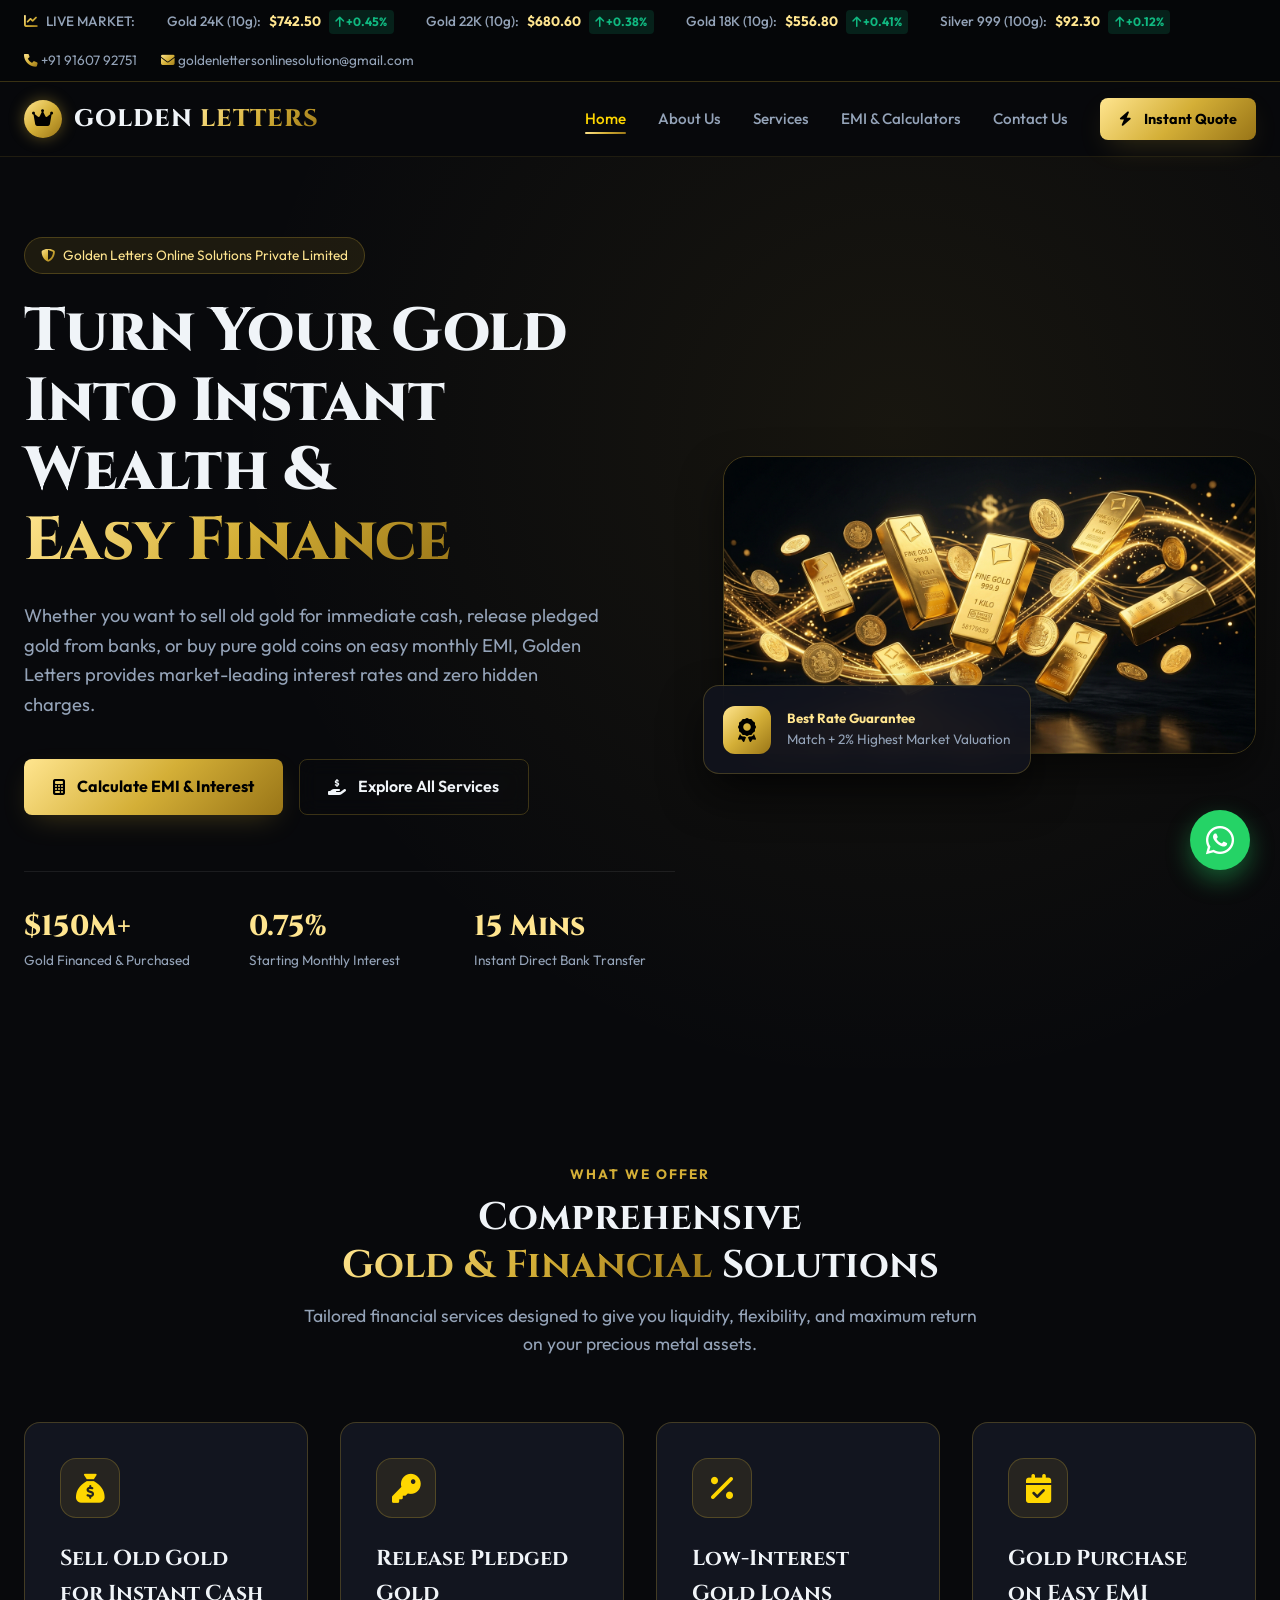
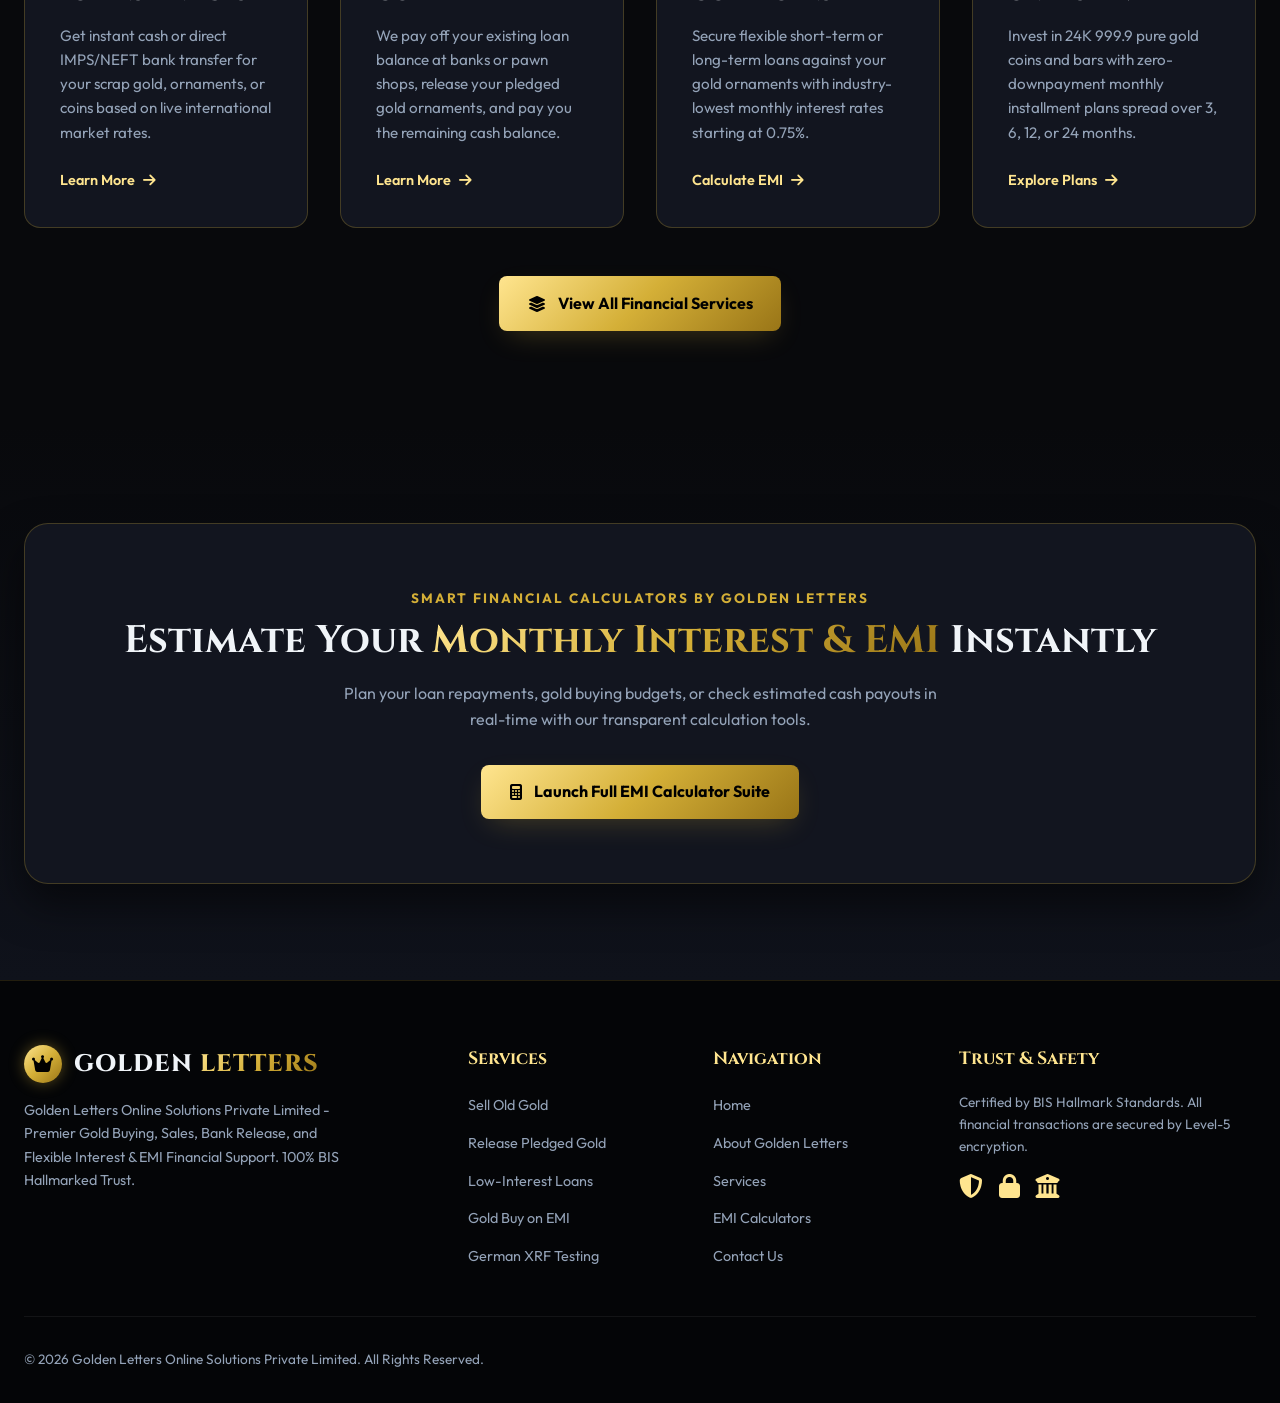
<file: index.html>
<!DOCTYPE html>
<html lang="en">
<head>
  <meta charset="UTF-8">
  <meta name="viewport" content="width=device-width, initial-scale=1.0">
  <title>Golden Letters Online Solutions Pvt Ltd | Gold Sale, Purchase & EMI Finance Support</title>
  <meta name="description" content="Golden Letters Online Solutions Private Limited - Premier gold buying, selling, release pledged gold, and easy EMI finance support.">
  
  <!-- Font Awesome Icons -->
  <link rel="stylesheet" href="https://cdnjs.cloudflare.com/ajax/libs/font-awesome/6.4.0/css/all.min.css">
  
  <!-- Custom Stylesheet -->
  <link rel="stylesheet" href="styles.css">
</head>
<body>

  <!-- Top Live Gold Rate Ticker -->
  <div class="top-ticker">
    <div class="container ticker-wrap">
      <div class="ticker-items">
        <div class="ticker-item">
          <i class="fa-solid fa-chart-line text-gold"></i>
          <span class="ticker-label">LIVE MARKET:</span>
        </div>
        <div class="ticker-item">
          <span class="ticker-label">Gold 24K (10g):</span>
          <span class="ticker-val" id="rate-24k">$742.50</span>
          <span class="ticker-badge badge-up" id="badge-24k"><i class="fa-solid fa-arrow-up"></i> +0.45%</span>
        </div>
        <div class="ticker-item">
          <span class="ticker-label">Gold 22K (10g):</span>
          <span class="ticker-val" id="rate-22k">$680.60</span>
          <span class="ticker-badge badge-up" id="badge-22k"><i class="fa-solid fa-arrow-up"></i> +0.38%</span>
        </div>
        <div class="ticker-item">
          <span class="ticker-label">Gold 18K (10g):</span>
          <span class="ticker-val" id="rate-18k">$556.80</span>
          <span class="ticker-badge badge-up" id="badge-18k"><i class="fa-solid fa-arrow-up"></i> +0.41%</span>
        </div>
        <div class="ticker-item">
          <span class="ticker-label">Silver 999 (100g):</span>
          <span class="ticker-val" id="rate-silver">$92.30</span>
          <span class="ticker-badge badge-up" id="badge-silver"><i class="fa-solid fa-arrow-up"></i> +0.12%</span>
        </div>
      </div>
      <div class="top-contact-info">
        <a href="tel:+919160792751"><i class="fa-solid fa-phone text-gold"></i> +91 91607 92751</a>
        <a href="mailto:goldenlettersonlinesolution@gmail.com"><i class="fa-solid fa-envelope text-gold"></i> goldenlettersonlinesolution@gmail.com</a>
      </div>
    </div>
  </div>

  <!-- Header Navigation -->
  <nav class="navbar" id="navbar">
    <div class="container nav-wrap">
      <a href="index.html" class="brand-logo">
        <div class="brand-icon"><i class="fa-solid fa-crown"></i></div>
        <span>GOLDEN <span class="text-gold">LETTERS</span></span>
      </a>

      <ul class="nav-links" id="nav-links">
        <li><a href="index.html" class="nav-link active">Home</a></li>
        <li><a href="about.html" class="nav-link">About Us</a></li>
        <li><a href="services.html" class="nav-link">Services</a></li>
        <li><a href="calculator.html" class="nav-link">EMI & Calculators</a></li>
        <li><a href="contact.html" class="nav-link">Contact Us</a></li>
        <li><a href="contact.html" class="btn btn-gold btn-sm"><i class="fa-solid fa-bolt"></i> Instant Quote</a></li>
      </ul>

      <button class="mobile-toggle" id="mobile-toggle" aria-label="Toggle navigation">
        <i class="fa-solid fa-bars"></i>
      </button>
    </div>
  </nav>

  <!-- Hero Section -->
  <section class="hero-section">
    <div class="container hero-grid">
      <div class="hero-content">
        <div class="hero-badge">
          <i class="fa-solid fa-shield-halved text-gold"></i>
          <span>Golden Letters Online Solutions Private Limited</span>
        </div>
        <h1 class="heading-lg">
          Turn Your Gold Into Instant Wealth & <span class="text-gold">Easy Finance</span>
        </h1>
        <p class="hero-description">
          Whether you want to sell old gold for immediate cash, release pledged gold from banks, or buy pure gold coins on easy monthly EMI, Golden Letters provides market-leading interest rates and zero hidden charges.
        </p>
        
        <div class="hero-actions">
          <a href="calculator.html" class="btn btn-gold">
            <i class="fa-solid fa-calculator"></i> Calculate EMI & Interest
          </a>
          <a href="services.html" class="btn btn-outline">
            <i class="fa-solid fa-hand-holding-dollar"></i> Explore All Services
          </a>
        </div>

        <div class="hero-stats">
          <div class="stat-item">
            <h4>$150M+</h4>
            <p>Gold Financed & Purchased</p>
          </div>
          <div class="stat-item">
            <h4>0.75%</h4>
            <p>Starting Monthly Interest</p>
          </div>
          <div class="stat-item">
            <h4>15 Mins</h4>
            <p>Instant Direct Bank Transfer</p>
          </div>
        </div>
      </div>

      <div class="hero-image-wrap">
        <div class="hero-image-card">
          <img src="assets/hero-gold.jpg" alt="Golden Letters Bullion and Financial Support" width="700" height="400">
        </div>
        <div class="floating-glass-badge">
          <div class="badge-icon">
            <i class="fa-solid fa-award"></i>
          </div>
          <div>
            <h5 style="font-weight: 700; color: var(--gold-light);">Best Rate Guarantee</h5>
            <p style="font-size: 0.85rem; color: var(--text-muted);">Match + 2% Highest Market Valuation</p>
          </div>
        </div>
      </div>
    </div>
  </section>

  <!-- Featured Services Preview -->
  <section class="section">
    <div class="container">
      <div class="section-header">
        <span class="sub-title">What We Offer</span>
        <h2 class="heading-md">Comprehensive <span class="text-gold">Gold & Financial</span> Solutions</h2>
        <p>Tailored financial services designed to give you liquidity, flexibility, and maximum return on your precious metal assets.</p>
      </div>

      <div class="services-grid">
        <!-- Service 1 -->
        <div class="service-card">
          <div class="service-icon-box">
            <i class="fa-solid fa-sack-dollar"></i>
          </div>
          <h3>Sell Old Gold for Instant Cash</h3>
          <p>Get instant cash or direct IMPS/NEFT bank transfer for your scrap gold, ornaments, or coins based on live international market rates.</p>
          <a href="services.html" class="service-link">Learn More <i class="fa-solid fa-arrow-right"></i></a>
        </div>

        <!-- Service 2 -->
        <div class="service-card">
          <div class="service-icon-box">
            <i class="fa-solid fa-key"></i>
          </div>
          <h3>Release Pledged Gold</h3>
          <p>We pay off your existing loan balance at banks or pawn shops, release your pledged gold ornaments, and pay you the remaining cash balance.</p>
          <a href="services.html" class="service-link">Learn More <i class="fa-solid fa-arrow-right"></i></a>
        </div>

        <!-- Service 3 -->
        <div class="service-card">
          <div class="service-icon-box">
            <i class="fa-solid fa-percent"></i>
          </div>
          <h3>Low-Interest Gold Loans</h3>
          <p>Secure flexible short-term or long-term loans against your gold ornaments with industry-lowest monthly interest rates starting at 0.75%.</p>
          <a href="calculator.html" class="service-link">Calculate EMI <i class="fa-solid fa-arrow-right"></i></a>
        </div>

        <!-- Service 4 -->
        <div class="service-card">
          <div class="service-icon-box">
            <i class="fa-solid fa-calendar-check"></i>
          </div>
          <h3>Gold Purchase on Easy EMI</h3>
          <p>Invest in 24K 999.9 pure gold coins and bars with zero-downpayment monthly installment plans spread over 3, 6, 12, or 24 months.</p>
          <a href="calculator.html" class="service-link">Explore Plans <i class="fa-solid fa-arrow-right"></i></a>
        </div>
      </div>

      <div style="text-align: center; margin-top: 3rem;">
        <a href="services.html" class="btn btn-gold"><i class="fa-solid fa-layer-group"></i> View All Financial Services</a>
      </div>
    </div>
  </section>

  <!-- Quick EMI Teaser Banner -->
  <section class="section finance-section">
    <div class="container">
      <div class="calc-container" style="text-align: center; padding: 4rem 2rem;">
        <span class="sub-title">Smart Financial Calculators by Golden Letters</span>
        <h2 class="heading-md" style="margin-bottom: 1rem;">Estimate Your <span class="text-gold">Monthly Interest & EMI</span> Instantly</h2>
        <p style="color: var(--text-muted); max-width: 600px; margin: 0 auto 2rem;">
          Plan your loan repayments, gold buying budgets, or check estimated cash payouts in real-time with our transparent calculation tools.
        </p>
        <a href="calculator.html" class="btn btn-gold"><i class="fa-solid fa-calculator"></i> Launch Full EMI Calculator Suite</a>
      </div>
    </div>
  </section>

  <!-- Floating WhatsApp Action -->
  <a href="https://wa.me/919160792751?text=Hi%20Golden%20Letters,%20I%20want%20to%20inquire%20about%20Gold%20Finance%20and%20EMI%20options" class="floating-whatsapp" target="_blank" aria-label="Chat on WhatsApp">
    <i class="fa-brands fa-whatsapp"></i>
  </a>

  <!-- Footer -->
  <footer class="footer">
    <div class="container">
      <div class="footer-grid">
        <div class="footer-col">
          <a href="index.html" class="brand-logo" style="margin-bottom: 1rem; display: inline-flex;">
            <div class="brand-icon"><i class="fa-solid fa-crown"></i></div>
            <span>GOLDEN <span class="text-gold">LETTERS</span></span>
          </a>
          <p style="color: var(--text-muted); font-size: 0.9rem; max-width: 320px;">
            Golden Letters Online Solutions Private Limited - Premier Gold Buying, Sales, Bank Release, and Flexible Interest & EMI Financial Support. 100% BIS Hallmarked Trust.
          </p>
        </div>

        <div class="footer-col">
          <h4>Services</h4>
          <ul class="footer-links">
            <li><a href="services.html">Sell Old Gold</a></li>
            <li><a href="services.html">Release Pledged Gold</a></li>
            <li><a href="calculator.html">Low-Interest Loans</a></li>
            <li><a href="calculator.html">Gold Buy on EMI</a></li>
            <li><a href="about.html">German XRF Testing</a></li>
          </ul>
        </div>

        <div class="footer-col">
          <h4>Navigation</h4>
          <ul class="footer-links">
            <li><a href="index.html">Home</a></li>
            <li><a href="about.html">About Golden Letters</a></li>
            <li><a href="services.html">Services</a></li>
            <li><a href="calculator.html">EMI Calculators</a></li>
            <li><a href="contact.html">Contact Us</a></li>
          </ul>
        </div>

        <div class="footer-col">
          <h4>Trust & Safety</h4>
          <p style="color: var(--text-muted); font-size: 0.85rem; margin-bottom: 1rem;">
            Certified by BIS Hallmark Standards. All financial transactions are secured by Level-5 encryption.
          </p>
          <div style="display: flex; gap: 1rem; font-size: 1.5rem; color: var(--gold-light);">
            <i class="fa-solid fa-shield-halved"></i>
            <i class="fa-solid fa-lock"></i>
            <i class="fa-solid fa-building-columns"></i>
          </div>
        </div>
      </div>

      <div class="footer-bottom">
        <p>&copy; 2026 Golden Letters Online Solutions Private Limited. All Rights Reserved.</p>
      </div>
    </div>
  </footer>

  <script src="app.js"></script>
</body>
</html>
</file>
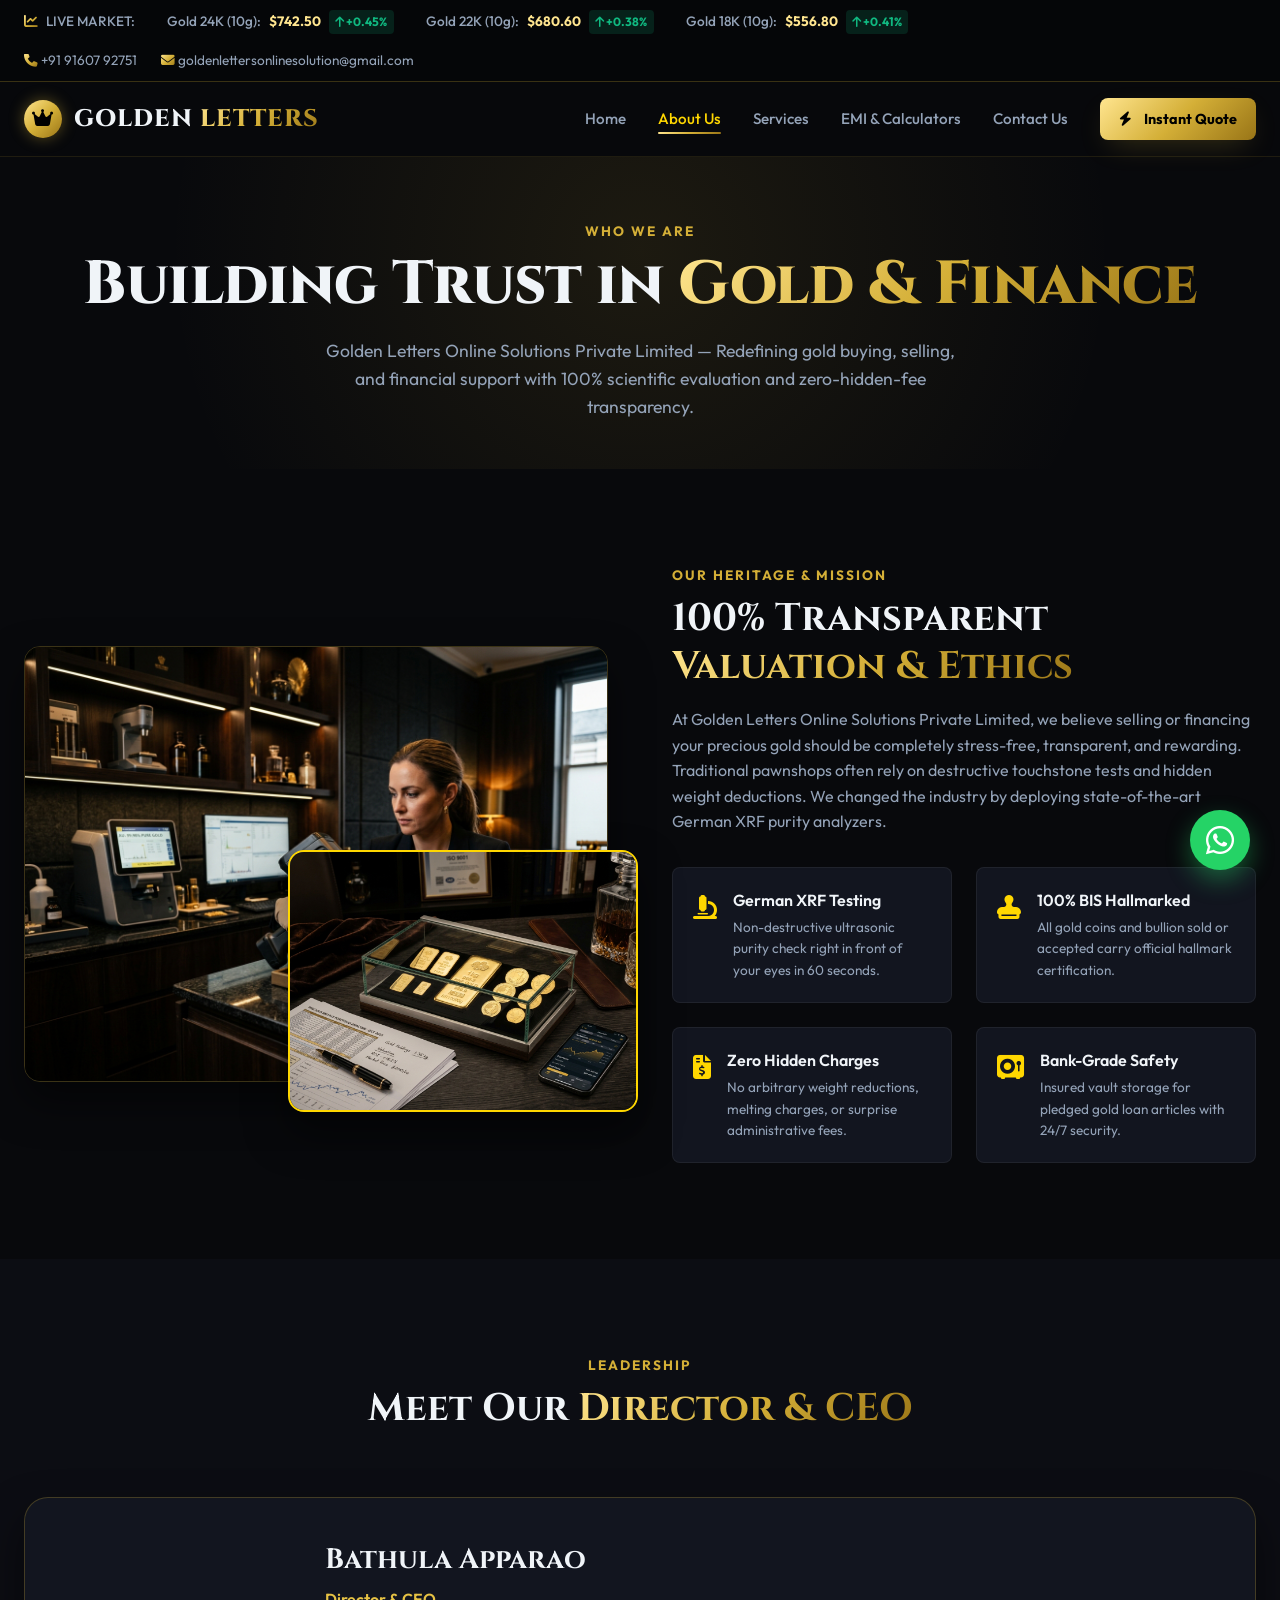
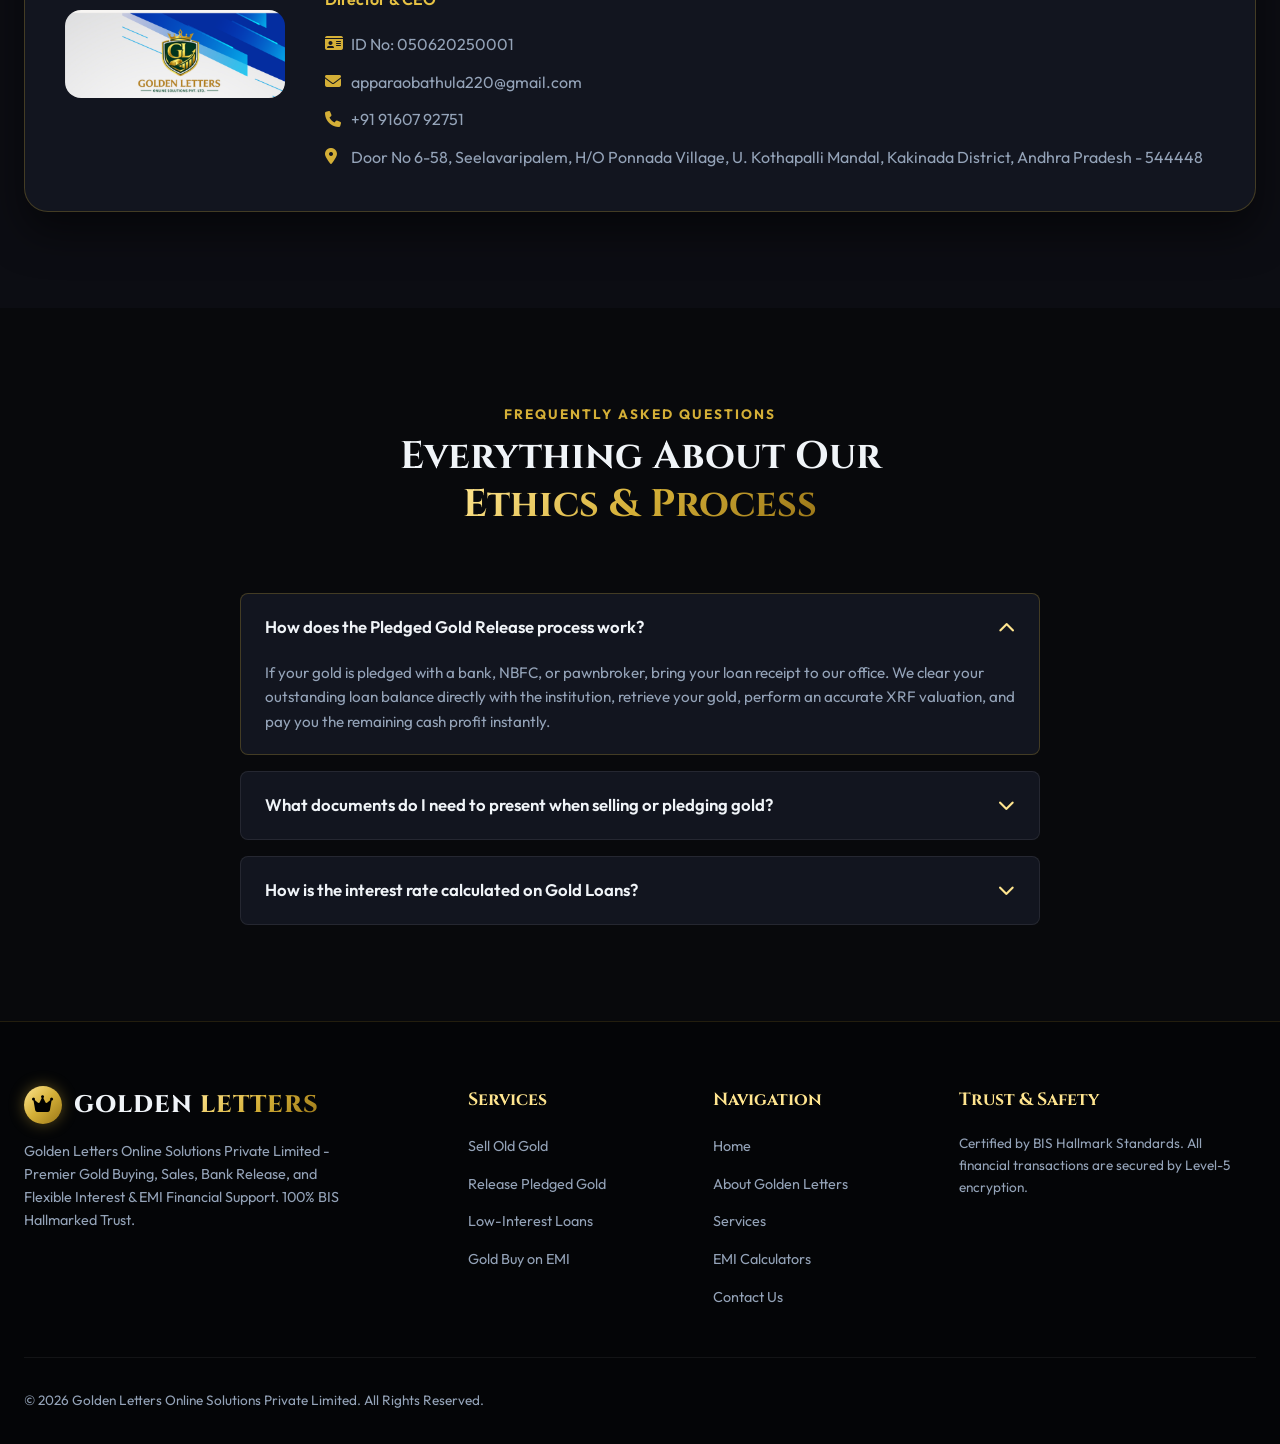
<file: about.html>
<!DOCTYPE html>
<html lang="en">
<head>
  <meta charset="UTF-8">
  <meta name="viewport" content="width=device-width, initial-scale=1.0">
  <title>About Us | Golden Letters Online Solutions Private Limited</title>
  <meta name="description" content="Learn about Golden Letters Online Solutions Private Limited. Our commitment to 100% BIS hallmarked gold purity, German XRF testing, and transparent interest rates.">
  
  <!-- Font Awesome Icons -->
  <link rel="stylesheet" href="https://cdnjs.cloudflare.com/ajax/libs/font-awesome/6.4.0/css/all.min.css">
  
  <!-- Custom Stylesheet -->
  <link rel="stylesheet" href="styles.css">
</head>
<body>

  <!-- Top Live Gold Rate Ticker -->
  <div class="top-ticker">
    <div class="container ticker-wrap">
      <div class="ticker-items">
        <div class="ticker-item">
          <i class="fa-solid fa-chart-line text-gold"></i>
          <span class="ticker-label">LIVE MARKET:</span>
        </div>
        <div class="ticker-item">
          <span class="ticker-label">Gold 24K (10g):</span>
          <span class="ticker-val" id="rate-24k">$742.50</span>
          <span class="ticker-badge badge-up" id="badge-24k"><i class="fa-solid fa-arrow-up"></i> +0.45%</span>
        </div>
        <div class="ticker-item">
          <span class="ticker-label">Gold 22K (10g):</span>
          <span class="ticker-val" id="rate-22k">$680.60</span>
          <span class="ticker-badge badge-up" id="badge-22k"><i class="fa-solid fa-arrow-up"></i> +0.38%</span>
        </div>
        <div class="ticker-item">
          <span class="ticker-label">Gold 18K (10g):</span>
          <span class="ticker-val" id="rate-18k">$556.80</span>
          <span class="ticker-badge badge-up" id="badge-18k"><i class="fa-solid fa-arrow-up"></i> +0.41%</span>
        </div>
      </div>
      <div class="top-contact-info">
        <a href="tel:+919160792751"><i class="fa-solid fa-phone text-gold"></i> +91 91607 92751</a>
        <a href="mailto:goldenlettersonlinesolution@gmail.com"><i class="fa-solid fa-envelope text-gold"></i> goldenlettersonlinesolution@gmail.com</a>
      </div>
    </div>
  </div>

  <!-- Header Navigation -->
  <nav class="navbar" id="navbar">
    <div class="container nav-wrap">
      <a href="index.html" class="brand-logo">
        <div class="brand-icon"><i class="fa-solid fa-crown"></i></div>
        <span>GOLDEN <span class="text-gold">LETTERS</span></span>
      </a>

      <ul class="nav-links" id="nav-links">
        <li><a href="index.html" class="nav-link">Home</a></li>
        <li><a href="about.html" class="nav-link active">About Us</a></li>
        <li><a href="services.html" class="nav-link">Services</a></li>
        <li><a href="calculator.html" class="nav-link">EMI & Calculators</a></li>
        <li><a href="contact.html" class="nav-link">Contact Us</a></li>
        <li><a href="contact.html" class="btn btn-gold btn-sm"><i class="fa-solid fa-bolt"></i> Instant Quote</a></li>
      </ul>

      <button class="mobile-toggle" id="mobile-toggle" aria-label="Toggle navigation">
        <i class="fa-solid fa-bars"></i>
      </button>
    </div>
  </nav>

  <!-- Page Header Banner -->
  <header class="section" style="background: radial-gradient(circle at 50% 30%, rgba(212, 175, 55, 0.1) 0%, transparent 70%); text-align: center; padding: 4rem 0 3rem;">
    <div class="container">
      <span class="sub-title">Who We Are</span>
      <h1 class="heading-lg">Building Trust in <span class="text-gold">Gold & Finance</span></h1>
      <p style="color: var(--text-muted); max-width: 650px; margin: 1rem auto 0; font-size: 1.1rem;">
        Golden Letters Online Solutions Private Limited — Redefining gold buying, selling, and financial support with 100% scientific evaluation and zero-hidden-fee transparency.
      </p>
    </div>
  </header>

  <!-- About Story Section -->
  <section class="section">
    <div class="container about-grid">
      <div class="about-image-stack">
        <img src="assets/gold-valuation.jpg" alt="German Spectrometer XRF Gold Testing" class="about-img-main" width="600" height="450">
        <img src="assets/gold-coins.jpg" alt="BIS Hallmarked Gold Bullion" class="about-img-sub" width="350" height="260">
      </div>

      <div class="about-content">
        <span class="sub-title">Our Heritage & Mission</span>
        <h2 class="heading-md">100% Transparent <span class="text-gold">Valuation & Ethics</span></h2>
        <p style="margin-top: 1rem; color: var(--text-muted);">
          At Golden Letters Online Solutions Private Limited, we believe selling or financing your precious gold should be completely stress-free, transparent, and rewarding. Traditional pawnshops often rely on destructive touchstone tests and hidden weight deductions. We changed the industry by deploying state-of-the-art German XRF purity analyzers.
        </p>

        <div class="about-features">
          <div class="about-feat-item">
            <div class="about-feat-icon"><i class="fa-solid fa-microscope"></i></div>
            <div class="about-feat-text">
              <h5>German XRF Testing</h5>
              <p>Non-destructive ultrasonic purity check right in front of your eyes in 60 seconds.</p>
            </div>
          </div>

          <div class="about-feat-item">
            <div class="about-feat-icon"><i class="fa-solid fa-stamp"></i></div>
            <div class="about-feat-text">
              <h5>100% BIS Hallmarked</h5>
              <p>All gold coins and bullion sold or accepted carry official hallmark certification.</p>
            </div>
          </div>

          <div class="about-feat-item">
            <div class="about-feat-icon"><i class="fa-solid fa-file-invoice-dollar"></i></div>
            <div class="about-feat-text">
              <h5>Zero Hidden Charges</h5>
              <p>No arbitrary weight reductions, melting charges, or surprise administrative fees.</p>
            </div>
          </div>

          <div class="about-feat-item">
            <div class="about-feat-icon"><i class="fa-solid fa-vault"></i></div>
            <div class="about-feat-text">
              <h5>Bank-Grade Safety</h5>
              <p>Insured vault storage for pledged gold loan articles with 24/7 security.</p>
            </div>
          </div>
        </div>
      </div>
    </div>
  </section>

  <!-- Leadership Section -->
  <section class="section" style="background: rgba(18, 21, 31, 0.4);">
    <div class="container">
      <div class="section-header">
        <span class="sub-title">Leadership</span>
        <h2 class="heading-md">Meet Our <span class="text-gold">Director & CEO</span></h2>
      </div>

      <div class="leadership-card">
        <img src="assets/company-logo.png" alt="Golden Letters Online Solutions Pvt Ltd Logo" class="leadership-logo" width="220" height="88">
        <div class="leadership-info">
          <h3>Bathula Apparao</h3>
          <span class="leadership-title">Director & CEO</span>
          <ul class="leadership-details">
            <li><i class="fa-solid fa-id-card"></i> ID No: 050620250001</li>
            <li><i class="fa-solid fa-envelope"></i> <a href="mailto:apparaobathula220@gmail.com">apparaobathula220@gmail.com</a></li>
            <li><i class="fa-solid fa-phone"></i> <a href="tel:+919160792751">+91 91607 92751</a></li>
            <li><i class="fa-solid fa-location-dot"></i> Door No 6-58, Seelavaripalem, H/O Ponnada Village, U. Kothapalli Mandal, Kakinada District, Andhra Pradesh - 544448</li>
          </ul>
        </div>
      </div>
    </div>
  </section>

  <!-- FAQ Accordion Section -->
  <section class="section">
    <div class="container">
      <div class="section-header">
        <span class="sub-title">Frequently Asked Questions</span>
        <h2 class="heading-md">Everything About Our <span class="text-gold">Ethics & Process</span></h2>
      </div>

      <div class="faq-grid">
        <div class="faq-item active">
          <div class="faq-question">
            <span>How does the Pledged Gold Release process work?</span>
            <i class="fa-solid fa-chevron-down faq-icon"></i>
          </div>
          <div class="faq-answer">
            <p>If your gold is pledged with a bank, NBFC, or pawnbroker, bring your loan receipt to our office. We clear your outstanding loan balance directly with the institution, retrieve your gold, perform an accurate XRF valuation, and pay you the remaining cash profit instantly.</p>
          </div>
        </div>

        <div class="faq-item">
          <div class="faq-question">
            <span>What documents do I need to present when selling or pledging gold?</span>
            <i class="fa-solid fa-chevron-down faq-icon"></i>
          </div>
          <div class="faq-answer">
            <p>You need to provide a valid government-issued photo ID (Passport, Driver's License, or National ID), proof of address, and proof of purchase or loan pledge document if available. This ensures full regulatory compliance.</p>
          </div>
        </div>

        <div class="faq-item">
          <div class="faq-question">
            <span>How is the interest rate calculated on Gold Loans?</span>
            <i class="fa-solid fa-chevron-down faq-icon"></i>
          </div>
          <div class="faq-answer">
            <p>Interest rates start as low as 0.75% per month depending on loan-to-value (LTV) ratio and tenure. You can choose between fixed monthly interest payments, EMI monthly installments, or bullet repayment where interest is paid at maturity.</p>
          </div>
        </div>
      </div>
    </div>
  </section>

  <!-- Floating WhatsApp Action -->
  <a href="https://wa.me/919160792751?text=Hi%20Golden%20Letters,%20I%20want%20to%20inquire%20about%20Gold%20Finance%20and%20EMI%20options" class="floating-whatsapp" target="_blank" aria-label="Chat on WhatsApp">
    <i class="fa-brands fa-whatsapp"></i>
  </a>

  <!-- Footer -->
  <footer class="footer">
    <div class="container">
      <div class="footer-grid">
        <div class="footer-col">
          <a href="index.html" class="brand-logo" style="margin-bottom: 1rem; display: inline-flex;">
            <div class="brand-icon"><i class="fa-solid fa-crown"></i></div>
            <span>GOLDEN <span class="text-gold">LETTERS</span></span>
          </a>
          <p style="color: var(--text-muted); font-size: 0.9rem; max-width: 320px;">
            Golden Letters Online Solutions Private Limited - Premier Gold Buying, Sales, Bank Release, and Flexible Interest & EMI Financial Support. 100% BIS Hallmarked Trust.
          </p>
        </div>

        <div class="footer-col">
          <h4>Services</h4>
          <ul class="footer-links">
            <li><a href="services.html">Sell Old Gold</a></li>
            <li><a href="services.html">Release Pledged Gold</a></li>
            <li><a href="calculator.html">Low-Interest Loans</a></li>
            <li><a href="calculator.html">Gold Buy on EMI</a></li>
          </ul>
        </div>

        <div class="footer-col">
          <h4>Navigation</h4>
          <ul class="footer-links">
            <li><a href="index.html">Home</a></li>
            <li><a href="about.html">About Golden Letters</a></li>
            <li><a href="services.html">Services</a></li>
            <li><a href="calculator.html">EMI Calculators</a></li>
            <li><a href="contact.html">Contact Us</a></li>
          </ul>
        </div>

        <div class="footer-col">
          <h4>Trust & Safety</h4>
          <p style="color: var(--text-muted); font-size: 0.85rem; margin-bottom: 1rem;">
            Certified by BIS Hallmark Standards. All financial transactions are secured by Level-5 encryption.
          </p>
        </div>
      </div>

      <div class="footer-bottom">
        <p>&copy; 2026 Golden Letters Online Solutions Private Limited. All Rights Reserved.</p>
      </div>
    </div>
  </footer>

  <script src="app.js"></script>
</body>
</html>
</file>
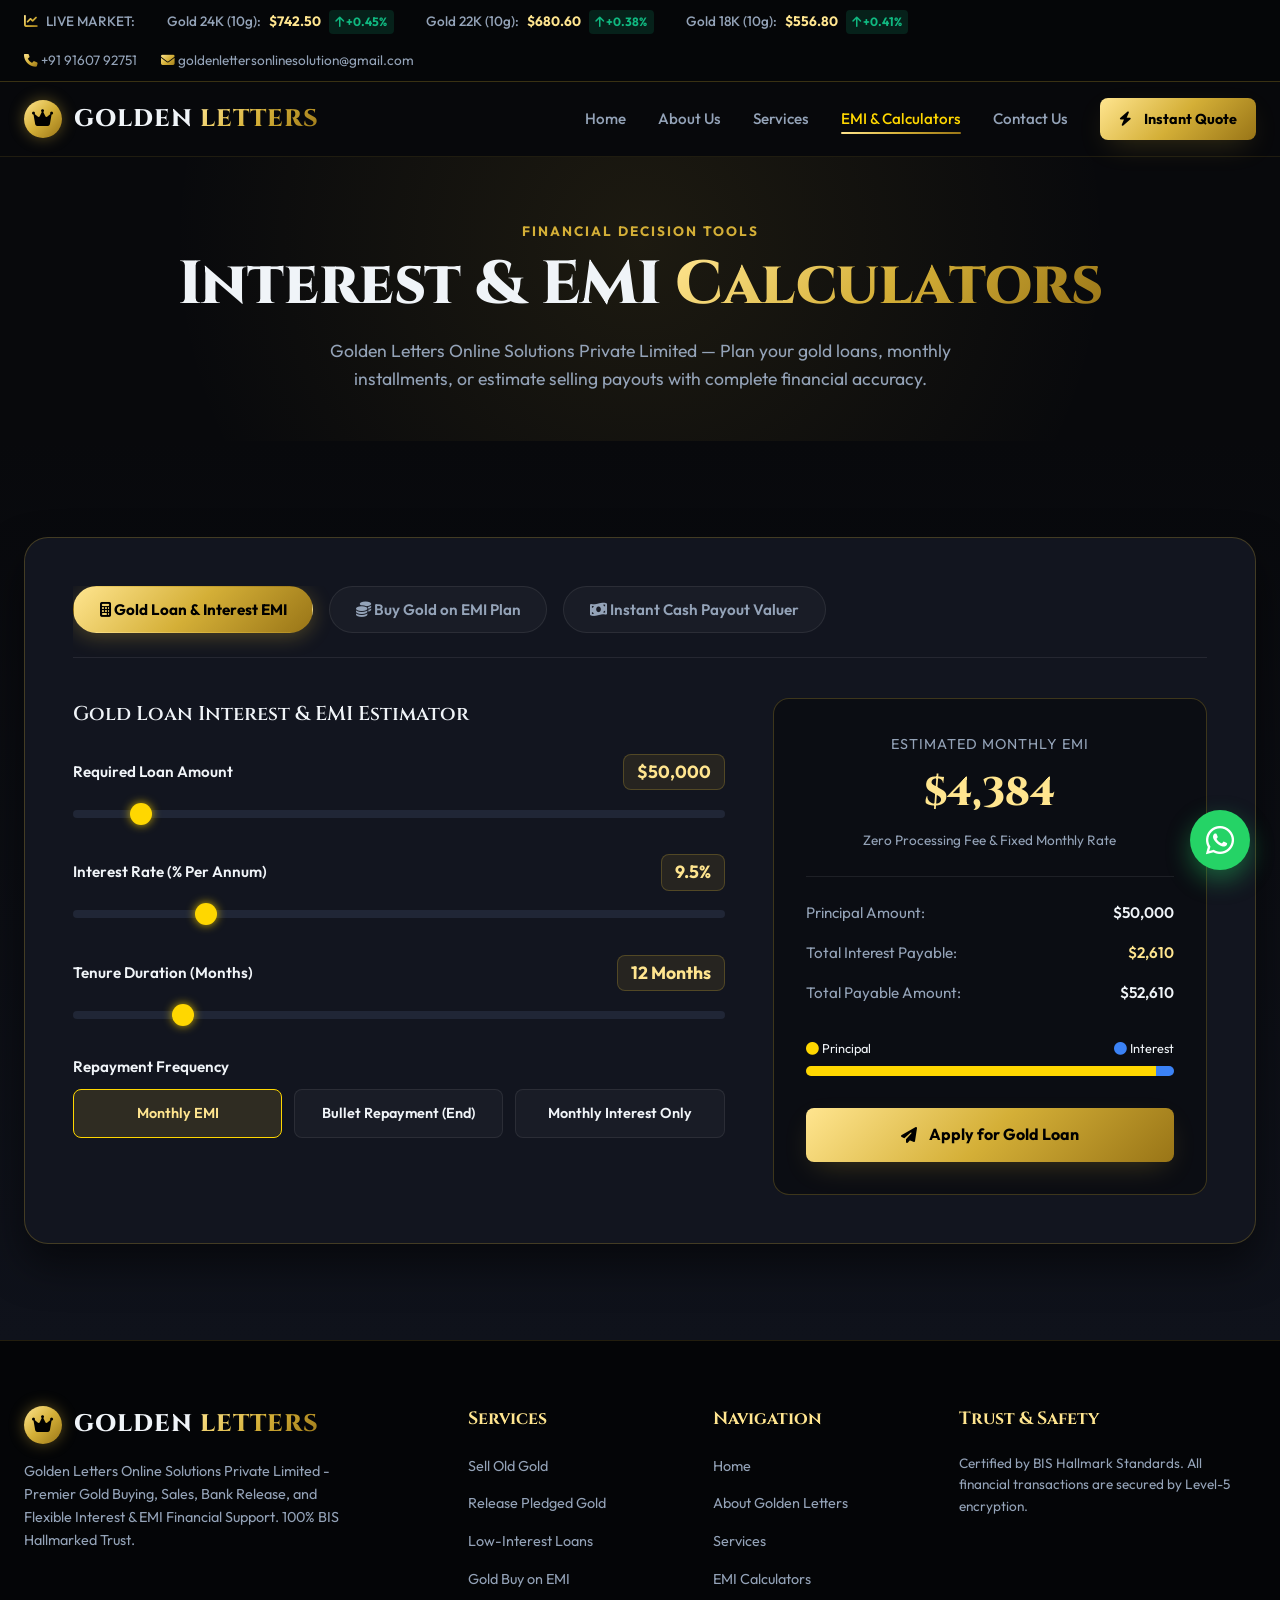
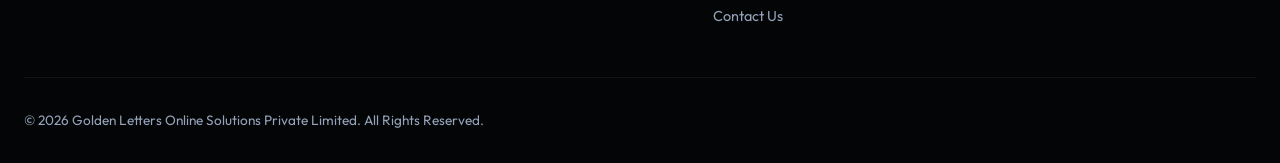
<file: calculator.html>
<!DOCTYPE html>
<html lang="en">
<head>
  <meta charset="UTF-8">
  <meta name="viewport" content="width=device-width, initial-scale=1.0">
  <title>EMI & Interest Calculators | Golden Letters Online Solutions Pvt Ltd</title>
  <meta name="description" content="Calculate gold loan interest rates, monthly EMI installments, and instant gold cash payouts with Golden Letters Online Solutions Private Limited transparent financial calculator suite.">
  
  <!-- Font Awesome Icons -->
  <link rel="stylesheet" href="https://cdnjs.cloudflare.com/ajax/libs/font-awesome/6.4.0/css/all.min.css">
  
  <!-- Custom Stylesheet -->
  <link rel="stylesheet" href="styles.css">
</head>
<body>

  <!-- Top Live Gold Rate Ticker -->
  <div class="top-ticker">
    <div class="container ticker-wrap">
      <div class="ticker-items">
        <div class="ticker-item">
          <i class="fa-solid fa-chart-line text-gold"></i>
          <span class="ticker-label">LIVE MARKET:</span>
        </div>
        <div class="ticker-item">
          <span class="ticker-label">Gold 24K (10g):</span>
          <span class="ticker-val" id="rate-24k">$742.50</span>
          <span class="ticker-badge badge-up" id="badge-24k"><i class="fa-solid fa-arrow-up"></i> +0.45%</span>
        </div>
        <div class="ticker-item">
          <span class="ticker-label">Gold 22K (10g):</span>
          <span class="ticker-val" id="rate-22k">$680.60</span>
          <span class="ticker-badge badge-up" id="badge-22k"><i class="fa-solid fa-arrow-up"></i> +0.38%</span>
        </div>
        <div class="ticker-item">
          <span class="ticker-label">Gold 18K (10g):</span>
          <span class="ticker-val" id="rate-18k">$556.80</span>
          <span class="ticker-badge badge-up" id="badge-18k"><i class="fa-solid fa-arrow-up"></i> +0.41%</span>
        </div>
      </div>
      <div class="top-contact-info">
        <a href="tel:+919160792751"><i class="fa-solid fa-phone text-gold"></i> +91 91607 92751</a>
        <a href="mailto:goldenlettersonlinesolution@gmail.com"><i class="fa-solid fa-envelope text-gold"></i> goldenlettersonlinesolution@gmail.com</a>
      </div>
    </div>
  </div>

  <!-- Header Navigation -->
  <nav class="navbar" id="navbar">
    <div class="container nav-wrap">
      <a href="index.html" class="brand-logo">
        <div class="brand-icon"><i class="fa-solid fa-crown"></i></div>
        <span>GOLDEN <span class="text-gold">LETTERS</span></span>
      </a>

      <ul class="nav-links" id="nav-links">
        <li><a href="index.html" class="nav-link">Home</a></li>
        <li><a href="about.html" class="nav-link">About Us</a></li>
        <li><a href="services.html" class="nav-link">Services</a></li>
        <li><a href="calculator.html" class="nav-link active">EMI & Calculators</a></li>
        <li><a href="contact.html" class="nav-link">Contact Us</a></li>
        <li><a href="contact.html" class="btn btn-gold btn-sm"><i class="fa-solid fa-bolt"></i> Instant Quote</a></li>
      </ul>

      <button class="mobile-toggle" id="mobile-toggle" aria-label="Toggle navigation">
        <i class="fa-solid fa-bars"></i>
      </button>
    </div>
  </nav>

  <!-- Page Header Banner -->
  <header class="section" style="background: radial-gradient(circle at 50% 30%, rgba(212, 175, 55, 0.1) 0%, transparent 70%); text-align: center; padding: 4rem 0 3rem;">
    <div class="container">
      <span class="sub-title">Financial Decision Tools</span>
      <h1 class="heading-lg">Interest & EMI <span class="text-gold">Calculators</span></h1>
      <p style="color: var(--text-muted); max-width: 650px; margin: 1rem auto 0; font-size: 1.1rem;">
        Golden Letters Online Solutions Private Limited — Plan your gold loans, monthly installments, or estimate selling payouts with complete financial accuracy.
      </p>
    </div>
  </header>

  <!-- Financial Suite & Calculators Section -->
  <section class="section finance-section">
    <div class="container">
      <div class="calc-container">
        <!-- Navigation Tabs -->
        <div class="calc-tabs">
          <button class="calc-tab active" data-tab="tab-loan">
            <i class="fa-solid fa-calculator"></i> Gold Loan & Interest EMI
          </button>
          <button class="calc-tab" data-tab="tab-purchase">
            <i class="fa-solid fa-coins"></i> Buy Gold on EMI Plan
          </button>
          <button class="calc-tab" data-tab="tab-payout">
            <i class="fa-solid fa-money-bill-wave"></i> Instant Cash Payout Valuer
          </button>
        </div>

        <!-- Tab 1: Gold Loan Interest & EMI Calculator -->
        <div class="calc-tab-content active" id="tab-loan">
          <div class="calc-form-panel">
            <h3 class="heading-sm" style="margin-bottom: 1.5rem;">Gold Loan Interest & EMI Estimator</h3>
            
            <!-- Loan Amount Slider -->
            <div class="form-group">
              <div class="form-label-row">
                <label class="form-label">Required Loan Amount</label>
                <span class="form-value-display" id="loan-amt-val">$50,000</span>
              </div>
              <input type="range" class="range-slider" id="loan-amt-slider" min="5000" max="500000" step="5000" value="50000">
            </div>

            <!-- Interest Rate Slider -->
            <div class="form-group">
              <div class="form-label-row">
                <label class="form-label">Interest Rate (% Per Annum)</label>
                <span class="form-value-display" id="loan-rate-val">9.5%</span>
              </div>
              <input type="range" class="range-slider" id="loan-rate-slider" min="6" max="24" step="0.25" value="9.5">
            </div>

            <!-- Tenure Selection Slider -->
            <div class="form-group">
              <div class="form-label-row">
                <label class="form-label">Tenure Duration (Months)</label>
                <span class="form-value-display" id="loan-tenure-val">12 Months</span>
              </div>
              <input type="range" class="range-slider" id="loan-tenure-slider" min="3" max="60" step="3" value="12">
            </div>

            <!-- Interest Mode -->
            <div class="form-group">
              <label class="form-label" style="margin-bottom: 0.6rem; display: block;">Repayment Frequency</label>
              <div class="radio-group" id="interest-mode-group">
                <div class="radio-card active" data-value="monthly">Monthly EMI</div>
                <div class="radio-card" data-value="bullet">Bullet Repayment (End)</div>
                <div class="radio-card" data-value="interest_only">Monthly Interest Only</div>
              </div>
            </div>
          </div>

          <!-- Result Card -->
          <div class="calc-result-panel">
            <div class="result-main">
              <span class="result-main-title">Estimated Monthly EMI</span>
              <div class="result-main-val" id="res-monthly-emi">$4,384</div>
              <p style="font-size: 0.85rem; color: var(--text-muted);">Zero Processing Fee & Fixed Monthly Rate</p>
            </div>

            <div class="result-breakdown">
              <div class="breakdown-row">
                <span class="breakdown-label">Principal Amount:</span>
                <span class="breakdown-val" id="res-principal">$50,000</span>
              </div>
              <div class="breakdown-row">
                <span class="breakdown-label">Total Interest Payable:</span>
                <span class="breakdown-val" id="res-total-interest" style="color: var(--gold-light);">$2,608</span>
              </div>
              <div class="breakdown-row">
                <span class="breakdown-label">Total Payable Amount:</span>
                <span class="breakdown-val" id="res-total-payable">$52,608</span>
              </div>

              <!-- Visual Progress Bar -->
              <div style="margin-top: 1rem;">
                <div class="breakdown-row" style="font-size: 0.8rem; margin-bottom: 0.2rem;">
                  <span><i class="fa-solid fa-circle" style="color: var(--gold-bright);"></i> Principal</span>
                  <span><i class="fa-solid fa-circle" style="color: #3B82F6;"></i> Interest</span>
                </div>
                <div class="visual-bar-wrap">
                  <div class="bar-principal" id="bar-principal" style="width: 95%;"></div>
                  <div class="bar-interest" id="bar-interest" style="width: 5%;"></div>
                </div>
              </div>
            </div>

            <a href="contact.html" class="btn btn-gold" style="width: 100%;">
              <i class="fa-solid fa-paper-plane"></i> Apply for Gold Loan
            </a>
          </div>
        </div>

        <!-- Tab 2: Gold EMI Purchase Estimator -->
        <div class="calc-tab-content" id="tab-purchase">
          <div class="calc-form-panel">
            <h3 class="heading-sm" style="margin-bottom: 1.5rem;">Buy Pure Gold Coins & Bars on EMI</h3>
            
            <!-- Gold Weight Slider -->
            <div class="form-group">
              <div class="form-label-row">
                <label class="form-label">Gold Weight (Grams)</label>
                <span class="form-value-display" id="buy-weight-val">20g</span>
              </div>
              <input type="range" class="range-slider" id="buy-weight-slider" min="2" max="250" step="2" value="20">
            </div>

            <!-- Karat Selector -->
            <div class="form-group">
              <label class="form-label" style="margin-bottom: 0.6rem; display: block;">Select Purity Karat</label>
              <div class="radio-group" id="buy-karat-group">
                <div class="radio-card active" data-karat="24">24K (999.9 Pure)</div>
                <div class="radio-card" data-karat="22">22K (916 Hallmarked)</div>
                <div class="radio-card" data-karat="18">18K (750 Fine)</div>
              </div>
            </div>

            <!-- EMI Tenure -->
            <div class="form-group">
              <div class="form-label-row">
                <label class="form-label">EMI Tenure (Months)</label>
                <span class="form-value-display" id="buy-tenure-val">6 Months</span>
              </div>
              <input type="range" class="range-slider" id="buy-tenure-slider" min="3" max="24" step="3" value="6">
            </div>
          </div>

          <!-- Result Card -->
          <div class="calc-result-panel">
            <div class="result-main">
              <span class="result-main-title">Monthly EMI Installment</span>
              <div class="result-main-val" id="res-buy-emi">$255</div>
              <p style="font-size: 0.85rem; color: var(--success);"><i class="fa-solid fa-check"></i> 0% Interest EMI Scheme Available</p>
            </div>

            <div class="result-breakdown">
              <div class="breakdown-row">
                <span class="breakdown-label">Total Gold Value:</span>
                <span class="breakdown-val" id="res-buy-total">$1,485</span>
              </div>
              <div class="breakdown-row">
                <span class="breakdown-label">Down Payment Required:</span>
                <span class="breakdown-val" id="res-buy-down">$0 (Zero Downpayment)</span>
              </div>
              <div class="breakdown-row">
                <span class="breakdown-label">Delivery Commitment:</span>
                <span class="breakdown-val" style="color: var(--gold-light);">Insured Vault Delivery</span>
              </div>
            </div>

            <a href="contact.html" class="btn btn-gold" style="width: 100%;">
              <i class="fa-solid fa-cart-shopping"></i> Reserve Gold EMI Plan
            </a>
          </div>
        </div>

        <!-- Tab 3: Instant Gold Cash Payout Calculator -->
        <div class="calc-tab-content" id="tab-payout">
          <div class="calc-form-panel">
            <h3 class="heading-sm" style="margin-bottom: 1.5rem;">Instant Cash Payout Valuer for Selling Gold</h3>
            
            <!-- Selling Weight Slider -->
            <div class="form-group">
              <div class="form-label-row">
                <label class="form-label">Ornament / Gold Weight (Grams)</label>
                <span class="form-value-display" id="sell-weight-val">50g</span>
              </div>
              <input type="range" class="range-slider" id="sell-weight-slider" min="1" max="500" step="1" value="50">
            </div>

            <!-- Karat Selector -->
            <div class="form-group">
              <label class="form-label" style="margin-bottom: 0.6rem; display: block;">Gold Purity Grade</label>
              <div class="radio-group" id="sell-karat-group">
                <div class="radio-card" data-karat="24">24K (100% Rate)</div>
                <div class="radio-card active" data-karat="22">22K (91.6% Rate)</div>
                <div class="radio-card" data-karat="18">18K (75.0% Rate)</div>
              </div>
            </div>

            <!-- Condition -->
            <div class="form-group">
              <label class="form-label" style="margin-bottom: 0.6rem; display: block;">Article Condition</label>
              <div class="radio-group" id="sell-cond-group">
                <div class="radio-card active" data-cond="jewel">Jewelry / Ornaments</div>
                <div class="radio-card" data-cond="coin">Coins / Bullion</div>
                <div class="radio-card" data-cond="pledged">Pledged in Bank</div>
              </div>
            </div>
          </div>

          <!-- Result Card -->
          <div class="calc-result-panel">
            <div class="result-main">
              <span class="result-main-title">Estimated Cash Payout</span>
              <div class="result-main-val" id="res-sell-payout">$3,403</div>
              <p style="font-size: 0.85rem; color: var(--text-muted);">Instant IMPS / Cash Handover</p>
            </div>

            <div class="result-breakdown">
              <div class="breakdown-row">
                <span class="breakdown-label">Applied Market Rate (10g):</span>
                <span class="breakdown-val" id="res-sell-rate">$680.60</span>
              </div>
              <div class="breakdown-row">
                <span class="breakdown-label">XRF Testing Charge:</span>
                <span class="breakdown-val" style="color: var(--success);">$0 (FREE)</span>
              </div>
              <div class="breakdown-row">
                <span class="breakdown-label">Deductions / Melting Fees:</span>
                <span class="breakdown-val" style="color: var(--success);">$0 (ZERO Deductions)</span>
              </div>
            </div>

            <a href="contact.html" class="btn btn-gold" style="width: 100%;">
              <i class="fa-solid fa-hand-holding-dollar"></i> Get Instant Cash Now
            </a>
          </div>
        </div>

      </div>
    </div>
  </section>

  <!-- Floating WhatsApp Action -->
  <a href="https://wa.me/919160792751?text=Hi%20Golden%20Letters,%20I%20want%20to%20inquire%20about%20Gold%20Finance%20and%20EMI%20options" class="floating-whatsapp" target="_blank" aria-label="Chat on WhatsApp">
    <i class="fa-brands fa-whatsapp"></i>
  </a>

  <!-- Footer -->
  <footer class="footer">
    <div class="container">
      <div class="footer-grid">
        <div class="footer-col">
          <a href="index.html" class="brand-logo" style="margin-bottom: 1rem; display: inline-flex;">
            <div class="brand-icon"><i class="fa-solid fa-crown"></i></div>
            <span>GOLDEN <span class="text-gold">LETTERS</span></span>
          </a>
          <p style="color: var(--text-muted); font-size: 0.9rem; max-width: 320px;">
            Golden Letters Online Solutions Private Limited - Premier Gold Buying, Sales, Bank Release, and Flexible Interest & EMI Financial Support. 100% BIS Hallmarked Trust.
          </p>
        </div>

        <div class="footer-col">
          <h4>Services</h4>
          <ul class="footer-links">
            <li><a href="services.html">Sell Old Gold</a></li>
            <li><a href="services.html">Release Pledged Gold</a></li>
            <li><a href="calculator.html">Low-Interest Loans</a></li>
            <li><a href="calculator.html">Gold Buy on EMI</a></li>
          </ul>
        </div>

        <div class="footer-col">
          <h4>Navigation</h4>
          <ul class="footer-links">
            <li><a href="index.html">Home</a></li>
            <li><a href="about.html">About Golden Letters</a></li>
            <li><a href="services.html">Services</a></li>
            <li><a href="calculator.html">EMI Calculators</a></li>
            <li><a href="contact.html">Contact Us</a></li>
          </ul>
        </div>

        <div class="footer-col">
          <h4>Trust & Safety</h4>
          <p style="color: var(--text-muted); font-size: 0.85rem; margin-bottom: 1rem;">
            Certified by BIS Hallmark Standards. All financial transactions are secured by Level-5 encryption.
          </p>
        </div>
      </div>

      <div class="footer-bottom">
        <p>&copy; 2026 Golden Letters Online Solutions Private Limited. All Rights Reserved.</p>
      </div>
    </div>
  </footer>

  <script src="app.js"></script>
</body>
</html>
</file>
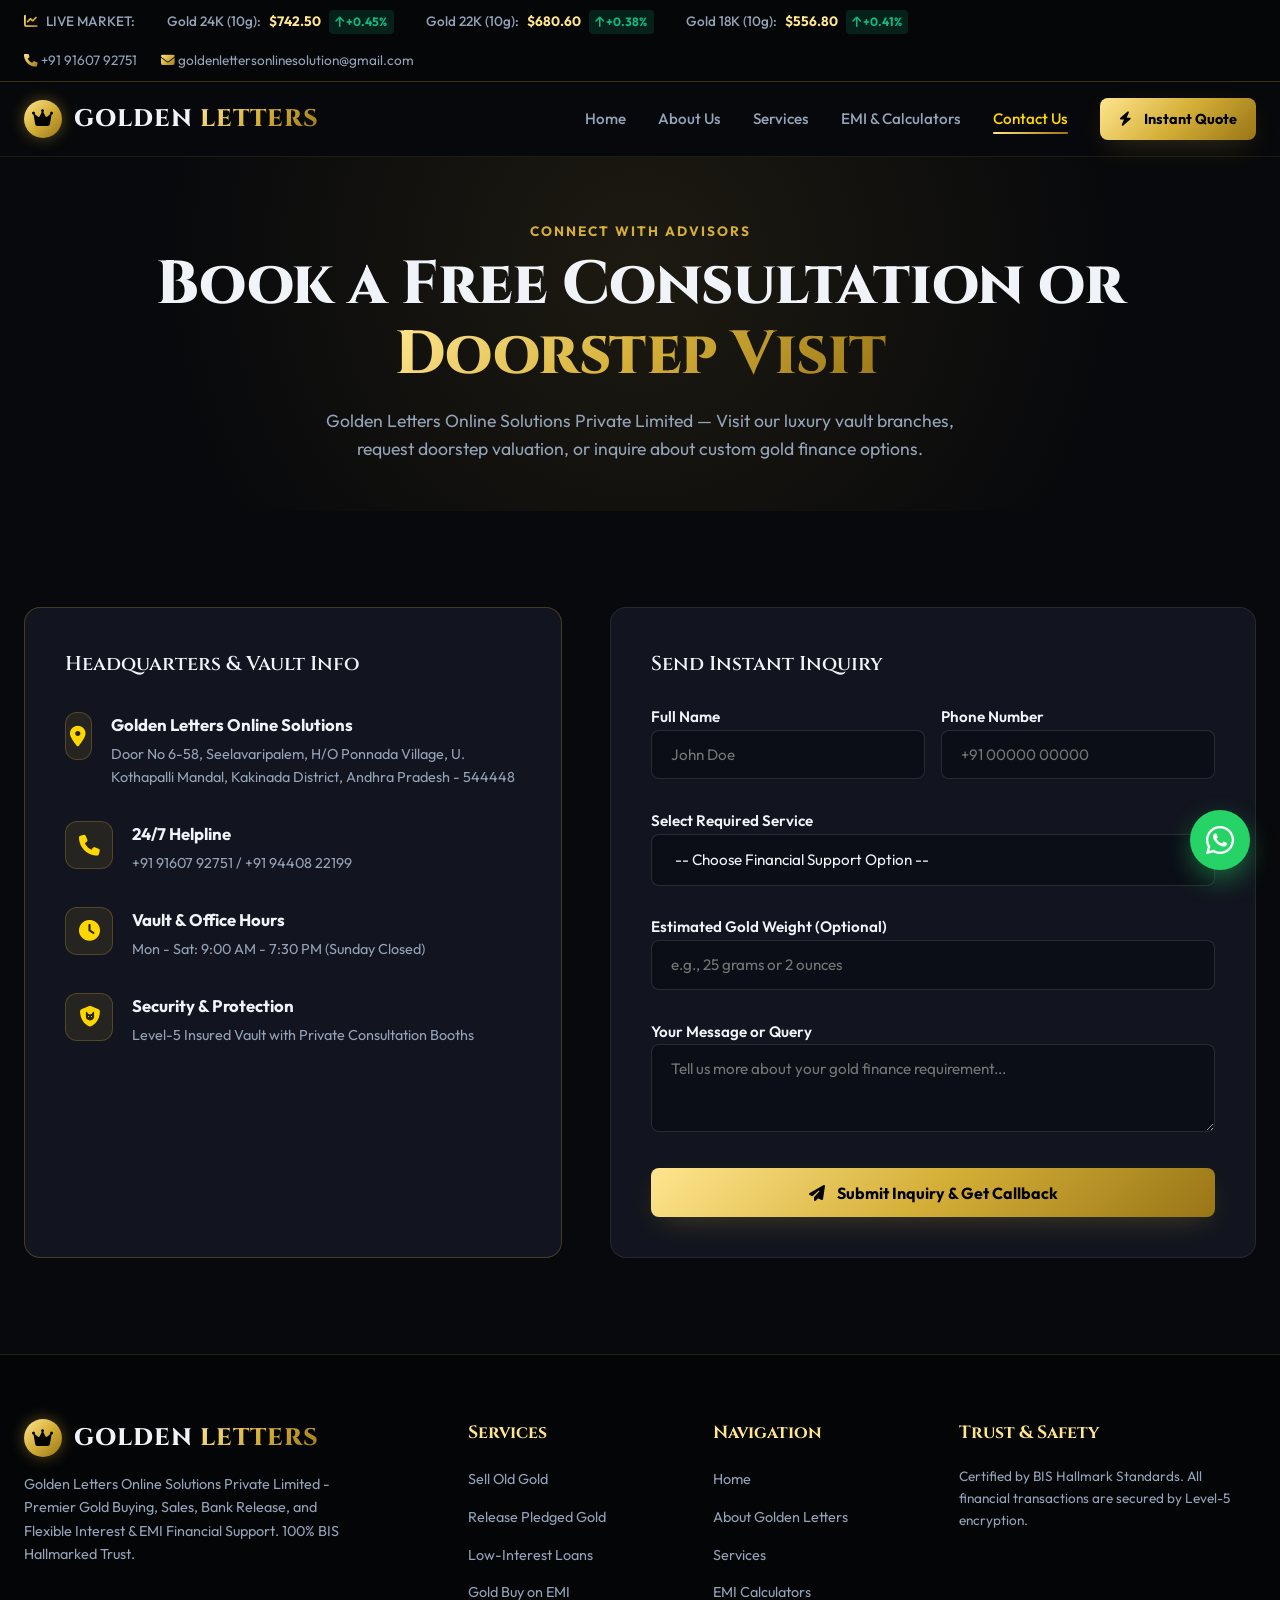
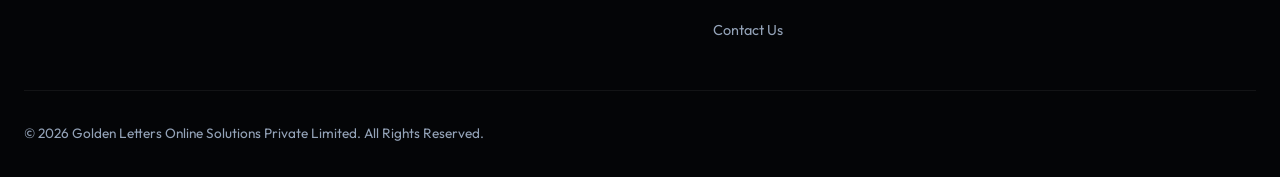
<file: contact.html>
<!DOCTYPE html>
<html lang="en">
<head>
  <meta charset="UTF-8">
  <meta name="viewport" content="width=device-width, initial-scale=1.0">
  <title>Contact Us | Golden Letters Online Solutions Private Limited</title>
  <meta name="description" content="Contact Golden Letters Online Solutions Private Limited. Inquire about selling gold, releasing bank pledged gold, low interest loans, or booking a doorstep valuation.">
  
  <!-- Font Awesome Icons -->
  <link rel="stylesheet" href="https://cdnjs.cloudflare.com/ajax/libs/font-awesome/6.4.0/css/all.min.css">
  
  <!-- Custom Stylesheet -->
  <link rel="stylesheet" href="styles.css">
</head>
<body>

  <!-- Top Live Gold Rate Ticker -->
  <div class="top-ticker">
    <div class="container ticker-wrap">
      <div class="ticker-items">
        <div class="ticker-item">
          <i class="fa-solid fa-chart-line text-gold"></i>
          <span class="ticker-label">LIVE MARKET:</span>
        </div>
        <div class="ticker-item">
          <span class="ticker-label">Gold 24K (10g):</span>
          <span class="ticker-val" id="rate-24k">$742.50</span>
          <span class="ticker-badge badge-up" id="badge-24k"><i class="fa-solid fa-arrow-up"></i> +0.45%</span>
        </div>
        <div class="ticker-item">
          <span class="ticker-label">Gold 22K (10g):</span>
          <span class="ticker-val" id="rate-22k">$680.60</span>
          <span class="ticker-badge badge-up" id="badge-22k"><i class="fa-solid fa-arrow-up"></i> +0.38%</span>
        </div>
        <div class="ticker-item">
          <span class="ticker-label">Gold 18K (10g):</span>
          <span class="ticker-val" id="rate-18k">$556.80</span>
          <span class="ticker-badge badge-up" id="badge-18k"><i class="fa-solid fa-arrow-up"></i> +0.41%</span>
        </div>
      </div>
      <div class="top-contact-info">
        <a href="tel:+919160792751"><i class="fa-solid fa-phone text-gold"></i> +91 91607 92751</a>
        <a href="mailto:goldenlettersonlinesolution@gmail.com"><i class="fa-solid fa-envelope text-gold"></i> goldenlettersonlinesolution@gmail.com</a>
      </div>
    </div>
  </div>

  <!-- Header Navigation -->
  <nav class="navbar" id="navbar">
    <div class="container nav-wrap">
      <a href="index.html" class="brand-logo">
        <div class="brand-icon"><i class="fa-solid fa-crown"></i></div>
        <span>GOLDEN <span class="text-gold">LETTERS</span></span>
      </a>

      <ul class="nav-links" id="nav-links">
        <li><a href="index.html" class="nav-link">Home</a></li>
        <li><a href="about.html" class="nav-link">About Us</a></li>
        <li><a href="services.html" class="nav-link">Services</a></li>
        <li><a href="calculator.html" class="nav-link">EMI & Calculators</a></li>
        <li><a href="contact.html" class="nav-link active">Contact Us</a></li>
        <li><a href="contact.html" class="btn btn-gold btn-sm"><i class="fa-solid fa-bolt"></i> Instant Quote</a></li>
      </ul>

      <button class="mobile-toggle" id="mobile-toggle" aria-label="Toggle navigation">
        <i class="fa-solid fa-bars"></i>
      </button>
    </div>
  </nav>

  <!-- Page Header Banner -->
  <header class="section" style="background: radial-gradient(circle at 50% 30%, rgba(212, 175, 55, 0.1) 0%, transparent 70%); text-align: center; padding: 4rem 0 3rem;">
    <div class="container">
      <span class="sub-title">Connect With Advisors</span>
      <h1 class="heading-lg">Book a Free Consultation or <span class="text-gold">Doorstep Visit</span></h1>
      <p style="color: var(--text-muted); max-width: 650px; margin: 1rem auto 0; font-size: 1.1rem;">
        Golden Letters Online Solutions Private Limited — Visit our luxury vault branches, request doorstep valuation, or inquire about custom gold finance options.
      </p>
    </div>
  </header>

  <!-- Contact & Location Section -->
  <section class="section">
    <div class="container">
      <div class="contact-grid">
        <!-- Contact Details Card -->
        <div class="contact-info-card">
          <h3 class="heading-sm" style="margin-bottom: 2rem;">Headquarters & Vault Info</h3>

          <div class="contact-item">
            <div class="contact-icon-box"><i class="fa-solid fa-location-dot"></i></div>
            <div class="contact-text">
              <h5>Golden Letters Online Solutions</h5>
              <p>Door No 6-58, Seelavaripalem, H/O Ponnada Village, U. Kothapalli Mandal, Kakinada District, Andhra Pradesh - 544448</p>
            </div>
          </div>

          <div class="contact-item">
            <div class="contact-icon-box"><i class="fa-solid fa-phone"></i></div>
            <div class="contact-text">
              <h5>24/7 Helpline</h5>
              <p>+91 91607 92751 / +91 94408 22199</p>
            </div>
          </div>

          <div class="contact-item">
            <div class="contact-icon-box"><i class="fa-solid fa-clock"></i></div>
            <div class="contact-text">
              <h5>Vault & Office Hours</h5>
              <p>Mon - Sat: 9:00 AM - 7:30 PM (Sunday Closed)</p>
            </div>
          </div>

          <div class="contact-item">
            <div class="contact-icon-box"><i class="fa-solid fa-shield-cat"></i></div>
            <div class="contact-text">
              <h5>Security & Protection</h5>
              <p>Level-5 Insured Vault with Private Consultation Booths</p>
            </div>
          </div>
        </div>

        <!-- Contact Form -->
        <form class="contact-form" id="contact-form">
          <h3 class="heading-sm" style="margin-bottom: 1.5rem;">Send Instant Inquiry</h3>
          
          <div class="form-grid-2">
            <div class="form-group">
              <label class="form-label">Full Name</label>
              <input type="text" class="input-field" placeholder="John Doe" required>
            </div>
            <div class="form-group">
              <label class="form-label">Phone Number</label>
              <input type="tel" class="input-field" placeholder="+91 00000 00000" required>
            </div>
          </div>

          <div class="form-group">
            <label class="form-label">Select Required Service</label>
            <select class="select-field" required>
              <option value="">-- Choose Financial Support Option --</option>
              <option value="sell">Sell Old Gold / Ornaments for Cash</option>
              <option value="release">Release Bank Pledged Gold</option>
              <option value="loan">Apply for Low-Interest Gold Loan</option>
              <option value="emi">Buy Gold Coins on Monthly EMI</option>
              <option value="doorstep">Book Doorstep Valuation Visit</option>
            </select>
          </div>

          <div class="form-group">
            <label class="form-label">Estimated Gold Weight (Optional)</label>
            <input type="text" class="input-field" placeholder="e.g., 25 grams or 2 ounces">
          </div>

          <div class="form-group">
            <label class="form-label">Your Message or Query</label>
            <textarea class="textarea-field" rows="3" placeholder="Tell us more about your gold finance requirement..."></textarea>
          </div>

          <button type="submit" class="btn btn-gold" style="width: 100%;">
            <i class="fa-solid fa-paper-plane"></i> Submit Inquiry & Get Callback
          </button>
        </form>
      </div>
    </div>
  </section>

  <!-- Floating WhatsApp Action -->
  <a href="https://wa.me/919160792751?text=Hi%20Golden%20Letters,%20I%20want%20to%20inquire%20about%20Gold%20Finance%20and%20EMI%20options" class="floating-whatsapp" target="_blank" aria-label="Chat on WhatsApp">
    <i class="fa-brands fa-whatsapp"></i>
  </a>

  <!-- Submission Success Modal -->
  <div class="modal-overlay" id="modal-overlay">
    <div class="modal-card">
      <div class="modal-icon">
        <i class="fa-solid fa-check"></i>
      </div>
      <h3 class="heading-sm" style="margin-bottom: 0.5rem;">Inquiry Submitted Successfully!</h3>
      <p style="color: var(--text-muted); font-size: 0.95rem; margin-bottom: 1.5rem;">
        Thank you for contacting Golden Letters Online Solutions Private Limited. One of our accredited financial experts will call you within 15 minutes.
      </p>
      <button class="btn btn-gold btn-sm" id="modal-close-btn">Close Window</button>
    </div>
  </div>

  <!-- Footer -->
  <footer class="footer">
    <div class="container">
      <div class="footer-grid">
        <div class="footer-col">
          <a href="index.html" class="brand-logo" style="margin-bottom: 1rem; display: inline-flex;">
            <div class="brand-icon"><i class="fa-solid fa-crown"></i></div>
            <span>GOLDEN <span class="text-gold">LETTERS</span></span>
          </a>
          <p style="color: var(--text-muted); font-size: 0.9rem; max-width: 320px;">
            Golden Letters Online Solutions Private Limited - Premier Gold Buying, Sales, Bank Release, and Flexible Interest & EMI Financial Support. 100% BIS Hallmarked Trust.
          </p>
        </div>

        <div class="footer-col">
          <h4>Services</h4>
          <ul class="footer-links">
            <li><a href="services.html">Sell Old Gold</a></li>
            <li><a href="services.html">Release Pledged Gold</a></li>
            <li><a href="calculator.html">Low-Interest Loans</a></li>
            <li><a href="calculator.html">Gold Buy on EMI</a></li>
          </ul>
        </div>

        <div class="footer-col">
          <h4>Navigation</h4>
          <ul class="footer-links">
            <li><a href="index.html">Home</a></li>
            <li><a href="about.html">About Golden Letters</a></li>
            <li><a href="services.html">Services</a></li>
            <li><a href="calculator.html">EMI Calculators</a></li>
            <li><a href="contact.html">Contact Us</a></li>
          </ul>
        </div>

        <div class="footer-col">
          <h4>Trust & Safety</h4>
          <p style="color: var(--text-muted); font-size: 0.85rem; margin-bottom: 1rem;">
            Certified by BIS Hallmark Standards. All financial transactions are secured by Level-5 encryption.
          </p>
        </div>
      </div>

      <div class="footer-bottom">
        <p>&copy; 2026 Golden Letters Online Solutions Private Limited. All Rights Reserved.</p>
      </div>
    </div>
  </footer>

  <script src="app.js"></script>
</body>
</html>
</file>
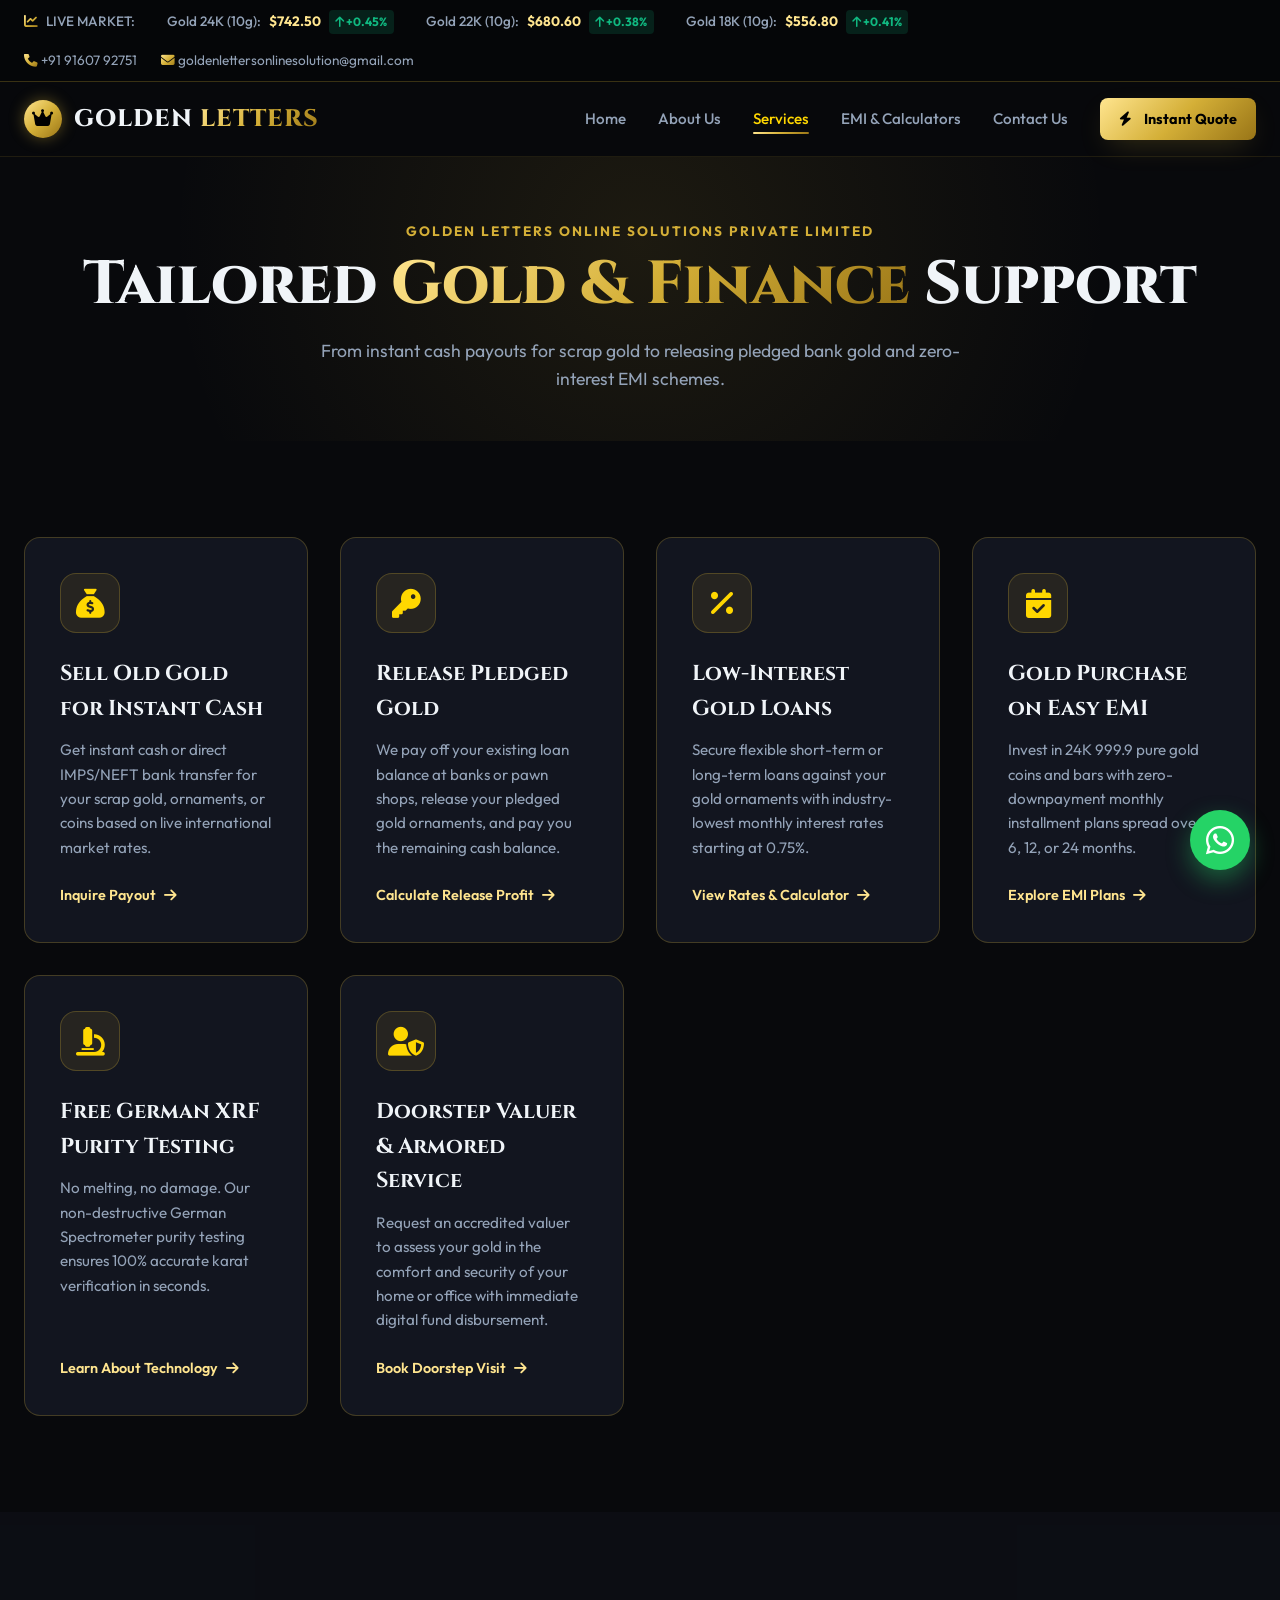
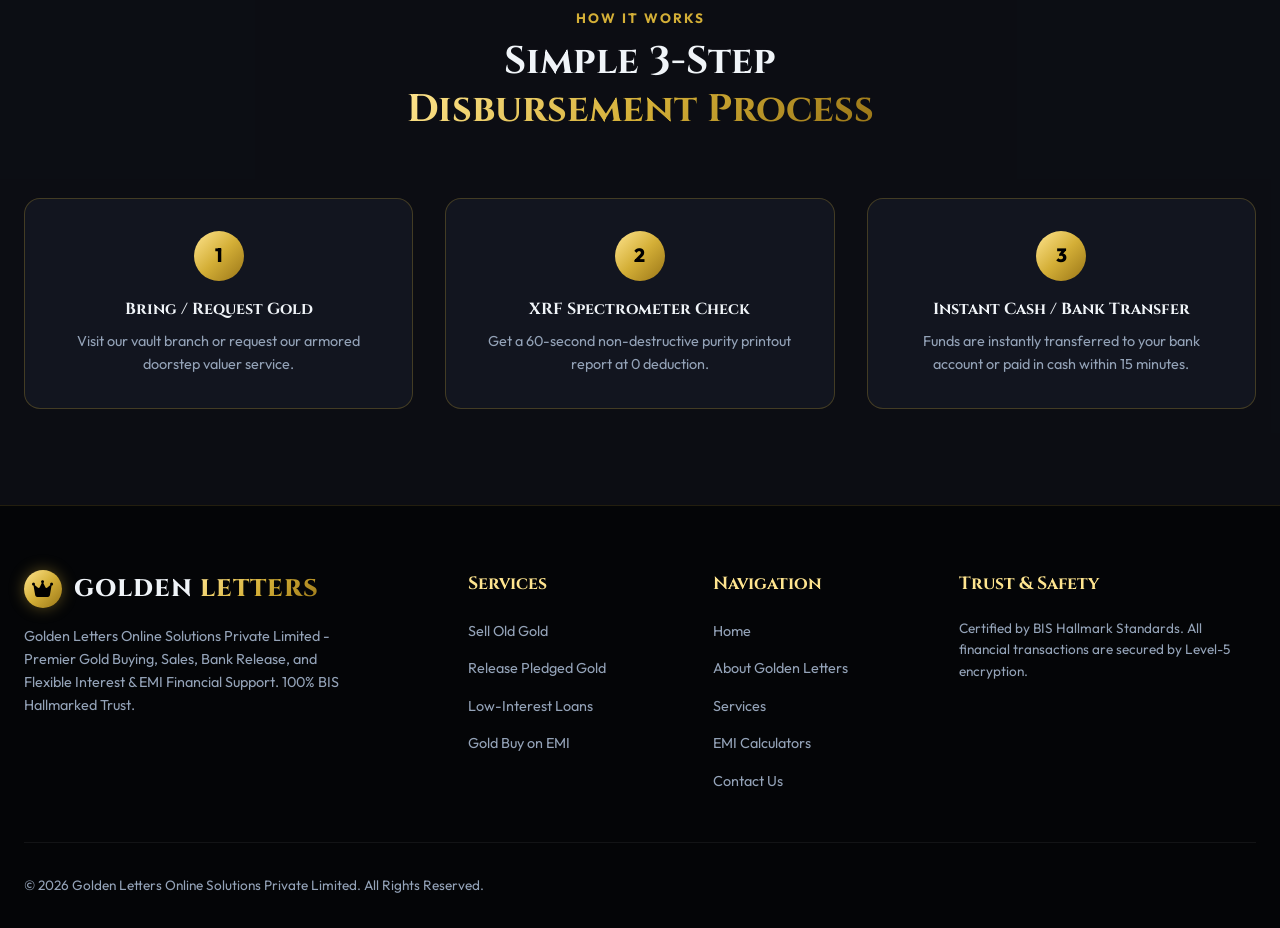
<file: services.html>
<!DOCTYPE html>
<html lang="en">
<head>
  <meta charset="UTF-8">
  <meta name="viewport" content="width=device-width, initial-scale=1.0">
  <title>Services | Golden Letters Online Solutions Private Limited</title>
  <meta name="description" content="Explore our full spectrum of gold finance services from Golden Letters Online Solutions Private Limited: Sell old gold, release bank pledged gold, low-interest gold loans, and gold coin purchases on easy EMI.">
  
  <!-- Font Awesome Icons -->
  <link rel="stylesheet" href="https://cdnjs.cloudflare.com/ajax/libs/font-awesome/6.4.0/css/all.min.css">
  
  <!-- Custom Stylesheet -->
  <link rel="stylesheet" href="styles.css">
</head>
<body>

  <!-- Top Live Gold Rate Ticker -->
  <div class="top-ticker">
    <div class="container ticker-wrap">
      <div class="ticker-items">
        <div class="ticker-item">
          <i class="fa-solid fa-chart-line text-gold"></i>
          <span class="ticker-label">LIVE MARKET:</span>
        </div>
        <div class="ticker-item">
          <span class="ticker-label">Gold 24K (10g):</span>
          <span class="ticker-val" id="rate-24k">$742.50</span>
          <span class="ticker-badge badge-up" id="badge-24k"><i class="fa-solid fa-arrow-up"></i> +0.45%</span>
        </div>
        <div class="ticker-item">
          <span class="ticker-label">Gold 22K (10g):</span>
          <span class="ticker-val" id="rate-22k">$680.60</span>
          <span class="ticker-badge badge-up" id="badge-22k"><i class="fa-solid fa-arrow-up"></i> +0.38%</span>
        </div>
        <div class="ticker-item">
          <span class="ticker-label">Gold 18K (10g):</span>
          <span class="ticker-val" id="rate-18k">$556.80</span>
          <span class="ticker-badge badge-up" id="badge-18k"><i class="fa-solid fa-arrow-up"></i> +0.41%</span>
        </div>
      </div>
      <div class="top-contact-info">
        <a href="tel:+919160792751"><i class="fa-solid fa-phone text-gold"></i> +91 91607 92751</a>
        <a href="mailto:goldenlettersonlinesolution@gmail.com"><i class="fa-solid fa-envelope text-gold"></i> goldenlettersonlinesolution@gmail.com</a>
      </div>
    </div>
  </div>

  <!-- Header Navigation -->
  <nav class="navbar" id="navbar">
    <div class="container nav-wrap">
      <a href="index.html" class="brand-logo">
        <div class="brand-icon"><i class="fa-solid fa-crown"></i></div>
        <span>GOLDEN <span class="text-gold">LETTERS</span></span>
      </a>

      <ul class="nav-links" id="nav-links">
        <li><a href="index.html" class="nav-link">Home</a></li>
        <li><a href="about.html" class="nav-link">About Us</a></li>
        <li><a href="services.html" class="nav-link active">Services</a></li>
        <li><a href="calculator.html" class="nav-link">EMI & Calculators</a></li>
        <li><a href="contact.html" class="nav-link">Contact Us</a></li>
        <li><a href="contact.html" class="btn btn-gold btn-sm"><i class="fa-solid fa-bolt"></i> Instant Quote</a></li>
      </ul>

      <button class="mobile-toggle" id="mobile-toggle" aria-label="Toggle navigation">
        <i class="fa-solid fa-bars"></i>
      </button>
    </div>
  </nav>

  <!-- Page Header Banner -->
  <header class="section" style="background: radial-gradient(circle at 50% 30%, rgba(212, 175, 55, 0.1) 0%, transparent 70%); text-align: center; padding: 4rem 0 3rem;">
    <div class="container">
      <span class="sub-title">Golden Letters Online Solutions Private Limited</span>
      <h1 class="heading-lg">Tailored <span class="text-gold">Gold & Finance</span> Support</h1>
      <p style="color: var(--text-muted); max-width: 650px; margin: 1rem auto 0; font-size: 1.1rem;">
        From instant cash payouts for scrap gold to releasing pledged bank gold and zero-interest EMI schemes.
      </p>
    </div>
  </header>

  <!-- Services Grid Section -->
  <section class="section">
    <div class="container">
      <div class="services-grid">
        <!-- Service 1 -->
        <div class="service-card">
          <div class="service-icon-box">
            <i class="fa-solid fa-sack-dollar"></i>
          </div>
          <h3>Sell Old Gold for Instant Cash</h3>
          <p>Get instant cash or direct IMPS/NEFT bank transfer for your scrap gold, ornaments, or coins based on live international market rates.</p>
          <a href="contact.html" class="service-link">Inquire Payout <i class="fa-solid fa-arrow-right"></i></a>
        </div>

        <!-- Service 2 -->
        <div class="service-card">
          <div class="service-icon-box">
            <i class="fa-solid fa-key"></i>
          </div>
          <h3>Release Pledged Gold</h3>
          <p>We pay off your existing loan balance at banks or pawn shops, release your pledged gold ornaments, and pay you the remaining cash balance.</p>
          <a href="contact.html" class="service-link">Calculate Release Profit <i class="fa-solid fa-arrow-right"></i></a>
        </div>

        <!-- Service 3 -->
        <div class="service-card">
          <div class="service-icon-box">
            <i class="fa-solid fa-percent"></i>
          </div>
          <h3>Low-Interest Gold Loans</h3>
          <p>Secure flexible short-term or long-term loans against your gold ornaments with industry-lowest monthly interest rates starting at 0.75%.</p>
          <a href="calculator.html" class="service-link">View Rates & Calculator <i class="fa-solid fa-arrow-right"></i></a>
        </div>

        <!-- Service 4 -->
        <div class="service-card">
          <div class="service-icon-box">
            <i class="fa-solid fa-calendar-check"></i>
          </div>
          <h3>Gold Purchase on Easy EMI</h3>
          <p>Invest in 24K 999.9 pure gold coins and bars with zero-downpayment monthly installment plans spread over 3, 6, 12, or 24 months.</p>
          <a href="calculator.html" class="service-link">Explore EMI Plans <i class="fa-solid fa-arrow-right"></i></a>
        </div>

        <!-- Service 5 -->
        <div class="service-card">
          <div class="service-icon-box">
            <i class="fa-solid fa-microscope"></i>
          </div>
          <h3>Free German XRF Purity Testing</h3>
          <p>No melting, no damage. Our non-destructive German Spectrometer purity testing ensures 100% accurate karat verification in seconds.</p>
          <a href="about.html" class="service-link">Learn About Technology <i class="fa-solid fa-arrow-right"></i></a>
        </div>

        <!-- Service 6 -->
        <div class="service-card">
          <div class="service-icon-box">
            <i class="fa-solid fa-user-shield"></i>
          </div>
          <h3>Doorstep Valuer & Armored Service</h3>
          <p>Request an accredited valuer to assess your gold in the comfort and security of your home or office with immediate digital fund disbursement.</p>
          <a href="contact.html" class="service-link">Book Doorstep Visit <i class="fa-solid fa-arrow-right"></i></a>
        </div>
      </div>
    </div>
  </section>

  <!-- Process Steps Section -->
  <section class="section" style="background: rgba(18, 21, 31, 0.4);">
    <div class="container">
      <div class="section-header">
        <span class="sub-title">How It Works</span>
        <h2 class="heading-md">Simple 3-Step <span class="text-gold">Disbursement Process</span></h2>
      </div>

      <div style="display: grid; grid-template-columns: repeat(auto-fit, minmax(260px, 1fr)); gap: 2rem;">
        <div style="background: var(--bg-card); padding: 2rem; border-radius: var(--radius-md); border: 1px solid var(--gold-border); text-align: center;">
          <div style="width: 50px; height: 50px; background: var(--gold-gradient); color: #000; border-radius: 50%; display: flex; align-items: center; justify-content: center; font-weight: 800; font-size: 1.2rem; margin: 0 auto 1rem;">1</div>
          <h4 style="margin-bottom: 0.5rem; font-family: var(--font-heading);">Bring / Request Gold</h4>
          <p style="color: var(--text-muted); font-size: 0.9rem;">Visit our vault branch or request our armored doorstep valuer service.</p>
        </div>

        <div style="background: var(--bg-card); padding: 2rem; border-radius: var(--radius-md); border: 1px solid var(--gold-border); text-align: center;">
          <div style="width: 50px; height: 50px; background: var(--gold-gradient); color: #000; border-radius: 50%; display: flex; align-items: center; justify-content: center; font-weight: 800; font-size: 1.2rem; margin: 0 auto 1rem;">2</div>
          <h4 style="margin-bottom: 0.5rem; font-family: var(--font-heading);">XRF Spectrometer Check</h4>
          <p style="color: var(--text-muted); font-size: 0.9rem;">Get a 60-second non-destructive purity printout report at 0 deduction.</p>
        </div>

        <div style="background: var(--bg-card); padding: 2rem; border-radius: var(--radius-md); border: 1px solid var(--gold-border); text-align: center;">
          <div style="width: 50px; height: 50px; background: var(--gold-gradient); color: #000; border-radius: 50%; display: flex; align-items: center; justify-content: center; font-weight: 800; font-size: 1.2rem; margin: 0 auto 1rem;">3</div>
          <h4 style="margin-bottom: 0.5rem; font-family: var(--font-heading);">Instant Cash / Bank Transfer</h4>
          <p style="color: var(--text-muted); font-size: 0.9rem;">Funds are instantly transferred to your bank account or paid in cash within 15 minutes.</p>
        </div>
      </div>
    </div>
  </section>

  <!-- Floating WhatsApp Action -->
  <a href="https://wa.me/919160792751?text=Hi%20Golden%20Letters,%20I%20want%20to%20inquire%20about%20Gold%20Finance%20and%20EMI%20options" class="floating-whatsapp" target="_blank" aria-label="Chat on WhatsApp">
    <i class="fa-brands fa-whatsapp"></i>
  </a>

  <!-- Footer -->
  <footer class="footer">
    <div class="container">
      <div class="footer-grid">
        <div class="footer-col">
          <a href="index.html" class="brand-logo" style="margin-bottom: 1rem; display: inline-flex;">
            <div class="brand-icon"><i class="fa-solid fa-crown"></i></div>
            <span>GOLDEN <span class="text-gold">LETTERS</span></span>
          </a>
          <p style="color: var(--text-muted); font-size: 0.9rem; max-width: 320px;">
            Golden Letters Online Solutions Private Limited - Premier Gold Buying, Sales, Bank Release, and Flexible Interest & EMI Financial Support. 100% BIS Hallmarked Trust.
          </p>
        </div>

        <div class="footer-col">
          <h4>Services</h4>
          <ul class="footer-links">
            <li><a href="services.html">Sell Old Gold</a></li>
            <li><a href="services.html">Release Pledged Gold</a></li>
            <li><a href="calculator.html">Low-Interest Loans</a></li>
            <li><a href="calculator.html">Gold Buy on EMI</a></li>
          </ul>
        </div>

        <div class="footer-col">
          <h4>Navigation</h4>
          <ul class="footer-links">
            <li><a href="index.html">Home</a></li>
            <li><a href="about.html">About Golden Letters</a></li>
            <li><a href="services.html">Services</a></li>
            <li><a href="calculator.html">EMI Calculators</a></li>
            <li><a href="contact.html">Contact Us</a></li>
          </ul>
        </div>

        <div class="footer-col">
          <h4>Trust & Safety</h4>
          <p style="color: var(--text-muted); font-size: 0.85rem; margin-bottom: 1rem;">
            Certified by BIS Hallmark Standards. All financial transactions are secured by Level-5 encryption.
          </p>
        </div>
      </div>

      <div class="footer-bottom">
        <p>&copy; 2026 Golden Letters Online Solutions Private Limited. All Rights Reserved.</p>
      </div>
    </div>
  </footer>

  <script src="app.js"></script>
</body>
</html>
</file>
<file: styles.css>
/* ==========================================================================
   Golden Letters Online Solutions Private Limited - CSS Stylesheet
   ========================================================================== */

@import url('https://fonts.googleapis.com/css2?family=Cinzel:wght@500;600;700;800;900&family=Outfit:wght@300;400;500;600;700&display=swap');

/* --- Design Tokens --- */
:root {
  --bg-dark: #08090C;
  --bg-card: #12151F;
  --bg-card-hover: #1A1F2C;
  --bg-glass: rgba(18, 21, 31, 0.7);
  
  --gold-primary: #D4AF37;
  --gold-light: #FFE58F;
  --gold-bright: #FFD700;
  --gold-dark: #997517;
  --gold-gradient: linear-gradient(135deg, #FFE58F 0%, #D4AF37 50%, #997517 100%);
  --gold-gradient-glow: linear-gradient(135deg, rgba(255,229,143,0.3) 0%, rgba(212,175,55,0.2) 100%);
  --gold-border: rgba(212, 175, 55, 0.25);
  
  --text-main: #F0F4F8;
  --text-muted: #94A3B8;
  --text-gold: #E6C244;
  
  --success: #10B981;
  --danger: #EF4444;
  
  --font-heading: 'Cinzel', serif;
  --font-body: 'Outfit', sans-serif;
  
  --shadow-gold: 0 10px 30px -10px rgba(212, 175, 55, 0.3);
  --shadow-card: 0 20px 40px rgba(0, 0, 0, 0.5);
  --radius-sm: 8px;
  --radius-md: 16px;
  --radius-lg: 24px;
  
  --transition: all 0.3s cubic-bezier(0.4, 0, 0.2, 1);
}

/* --- Reset & Global --- */
*, *::before, *::after {
  box-sizing: border-box;
  margin: 0;
  padding: 0;
}

html {
  scroll-behavior: smooth;
  font-size: 16px;
}

body {
  background-color: var(--bg-dark);
  color: var(--text-main);
  font-family: var(--font-body);
  line-height: 1.6;
  overflow-x: hidden;
}

a {
  color: inherit;
  text-decoration: none;
}

button {
  font-family: var(--font-body);
  cursor: pointer;
  border: none;
  outline: none;
}

img {
  max-width: 100%;
  height: auto;
  display: block;
}

/* --- Container --- */
.container {
  width: 100%;
  max-width: 1280px;
  margin: 0 auto;
  padding: 0 1.5rem;
}

/* --- Typography Utilities --- */
.text-gold {
  background: var(--gold-gradient);
  -webkit-background-clip: text;
  -webkit-text-fill-color: transparent;
  display: inline-block;
}

.heading-lg {
  font-family: var(--font-heading);
  font-size: clamp(2.2rem, 5vw, 3.8rem);
  font-weight: 800;
  line-height: 1.15;
  letter-spacing: -0.5px;
}

.heading-md {
  font-family: var(--font-heading);
  font-size: clamp(1.6rem, 3.5vw, 2.4rem);
  font-weight: 700;
  line-height: 1.25;
}

.heading-sm {
  font-family: var(--font-heading);
  font-size: 1.25rem;
  font-weight: 600;
}

.sub-title {
  color: var(--gold-primary);
  text-transform: uppercase;
  letter-spacing: 2px;
  font-size: 0.85rem;
  font-weight: 700;
  margin-bottom: 0.5rem;
  display: block;
}

/* --- Buttons & UI Elements --- */
.btn {
  display: inline-flex;
  align-items: center;
  justify-content: center;
  gap: 0.75rem;
  padding: 0.9rem 1.8rem;
  font-size: 1rem;
  font-weight: 600;
  border-radius: var(--radius-sm);
  transition: var(--transition);
  position: relative;
  overflow: hidden;
  z-index: 1;
}

.btn-gold {
  background: var(--gold-gradient);
  color: #000;
  font-weight: 700;
  box-shadow: var(--shadow-gold);
}

.btn-gold:hover {
  transform: translateY(-3px);
  box-shadow: 0 15px 35px -5px rgba(212, 175, 55, 0.5);
}

.btn-outline {
  background: transparent;
  color: var(--text-main);
  border: 1px solid var(--gold-border);
  backdrop-filter: blur(10px);
}

.btn-outline:hover {
  border-color: var(--gold-bright);
  color: var(--gold-bright);
  background: rgba(212, 175, 55, 0.08);
  transform: translateY(-3px);
}

.btn-sm {
  padding: 0.6rem 1.2rem;
  font-size: 0.9rem;
}

/* --- Live Ticker Bar --- */
.top-ticker {
  background: #050608;
  border-bottom: 1px solid var(--gold-border);
  padding: 0.6rem 0;
  font-size: 0.85rem;
  position: relative;
  z-index: 100;
}

.ticker-wrap {
  display: flex;
  justify-content: space-between;
  align-items: center;
  flex-wrap: wrap;
  gap: 1rem;
}

.ticker-items {
  display: flex;
  gap: 2rem;
  align-items: center;
  overflow-x: auto;
  white-space: nowrap;
  scrollbar-width: none;
}
.ticker-items::-webkit-scrollbar { display: none; }

.ticker-item {
  display: flex;
  align-items: center;
  gap: 0.5rem;
}

.ticker-label {
  color: var(--text-muted);
  font-weight: 500;
}

.ticker-val {
  color: var(--gold-light);
  font-weight: 700;
}

.ticker-badge {
  padding: 0.15rem 0.4rem;
  border-radius: 4px;
  font-size: 0.75rem;
  font-weight: 700;
}

.badge-up {
  background: rgba(16, 185, 129, 0.15);
  color: var(--success);
}

.badge-down {
  background: rgba(239, 68, 68, 0.15);
  color: var(--danger);
}

.top-contact-info {
  display: flex;
  gap: 1.5rem;
  color: var(--text-muted);
}
.top-contact-info a:hover {
  color: var(--gold-bright);
}

/* --- Header Navigation --- */
.navbar {
  position: sticky;
  top: 0;
  left: 0;
  width: 100%;
  background: rgba(8, 9, 12, 0.85);
  backdrop-filter: blur(16px);
  border-bottom: 1px solid rgba(212, 175, 55, 0.12);
  z-index: 99;
  padding: 1rem 0;
  transition: var(--transition);
}

.nav-wrap {
  display: flex;
  align-items: center;
  justify-content: space-between;
}

.brand-logo {
  display: flex;
  align-items: center;
  gap: 0.75rem;
  font-family: var(--font-heading);
  font-size: 1.5rem;
  font-weight: 800;
  letter-spacing: 1px;
}

.brand-icon {
  width: 38px;
  height: 38px;
  background: var(--gold-gradient);
  border-radius: 50%;
  display: flex;
  align-items: center;
  justify-content: center;
  color: #000;
  font-size: 1.2rem;
  box-shadow: 0 0 15px rgba(212, 175, 55, 0.4);
}

.nav-links {
  display: flex;
  align-items: center;
  gap: 2rem;
  list-style: none;
}

.nav-link {
  font-weight: 500;
  font-size: 0.95rem;
  color: var(--text-muted);
  transition: var(--transition);
  position: relative;
}

.nav-link:hover, .nav-link.active {
  color: var(--gold-bright);
}

.nav-link.active::after {
  content: '';
  position: absolute;
  bottom: -6px;
  left: 0;
  width: 100%;
  height: 2px;
  background: var(--gold-gradient);
  border-radius: 2px;
}

.mobile-toggle {
  display: none;
  background: transparent;
  color: var(--text-main);
  font-size: 1.5rem;
}

/* --- Hero Section --- */
.hero-section {
  position: relative;
  padding: 5rem 0 6rem;
  background: radial-gradient(circle at 70% 30%, rgba(212, 175, 55, 0.08) 0%, transparent 60%);
  overflow: hidden;
}

.hero-grid {
  display: grid;
  grid-template-columns: 1.1fr 0.9fr;
  gap: 3rem;
  align-items: center;
}

.hero-badge {
  display: inline-flex;
  align-items: center;
  gap: 0.5rem;
  padding: 0.4rem 1rem;
  background: rgba(212, 175, 55, 0.1);
  border: 1px solid var(--gold-border);
  border-radius: 50px;
  font-size: 0.85rem;
  color: var(--gold-light);
  margin-bottom: 1.5rem;
}

.hero-description {
  font-size: 1.15rem;
  color: var(--text-muted);
  margin: 1.5rem 0 2.5rem;
  max-width: 580px;
}

.hero-actions {
  display: flex;
  gap: 1rem;
  flex-wrap: wrap;
}

.hero-stats {
  display: grid;
  grid-template-columns: repeat(3, 1fr);
  gap: 1.5rem;
  margin-top: 3.5rem;
  padding-top: 2rem;
  border-top: 1px solid rgba(255, 255, 255, 0.08);
}

.stat-item h4 {
  font-family: var(--font-heading);
  font-size: 1.8rem;
  color: var(--gold-light);
  font-weight: 800;
}
.stat-item p {
  font-size: 0.85rem;
  color: var(--text-muted);
}

.hero-image-wrap {
  position: relative;
}

.hero-image-card {
  position: relative;
  border-radius: var(--radius-lg);
  overflow: hidden;
  border: 1px solid var(--gold-border);
  box-shadow: var(--shadow-card);
}

.hero-image-card img {
  width: 100%;
  object-fit: cover;
  transform: scale(1.02);
  transition: transform 0.6s ease;
}
.hero-image-card:hover img {
  transform: scale(1.06);
}

.floating-glass-badge {
  position: absolute;
  bottom: -20px;
  left: -20px;
  background: rgba(18, 21, 31, 0.85);
  backdrop-filter: blur(16px);
  border: 1px solid var(--gold-border);
  padding: 1.2rem;
  border-radius: var(--radius-md);
  box-shadow: var(--shadow-card);
  display: flex;
  align-items: center;
  gap: 1rem;
}

.badge-icon {
  width: 48px;
  height: 48px;
  background: var(--gold-gradient);
  border-radius: 12px;
  display: flex;
  align-items: center;
  justify-content: center;
  font-size: 1.5rem;
  color: #000;
}

/* --- Section Global Styling --- */
.section {
  padding: 6rem 0;
}

.section-header {
  text-align: center;
  max-width: 680px;
  margin: 0 auto 4rem;
}

.section-header p {
  color: var(--text-muted);
  font-size: 1.1rem;
  margin-top: 0.75rem;
}

/* --- Services Section --- */
.services-grid {
  display: grid;
  grid-template-columns: repeat(auto-fit, minmax(280px, 1fr));
  gap: 2rem;
}

.service-card {
  background: var(--bg-card);
  border: 1px solid var(--gold-border);
  border-radius: var(--radius-md);
  padding: 2.2rem;
  transition: var(--transition);
  position: relative;
  overflow: hidden;
  display: flex;
  flex-direction: column;
}

.service-card:hover {
  background: var(--bg-card-hover);
  border-color: var(--gold-bright);
  transform: translateY(-8px);
  box-shadow: 0 20px 40px -15px rgba(212, 175, 55, 0.2);
}

.service-icon-box {
  width: 60px;
  height: 60px;
  background: rgba(212, 175, 55, 0.1);
  border: 1px solid var(--gold-border);
  border-radius: 16px;
  display: flex;
  align-items: center;
  justify-content: center;
  font-size: 1.8rem;
  color: var(--gold-bright);
  margin-bottom: 1.5rem;
  transition: var(--transition);
}

.service-card:hover .service-icon-box {
  background: var(--gold-gradient);
  color: #000;
  box-shadow: 0 0 20px rgba(212, 175, 55, 0.4);
}

.service-card h3 {
  font-family: var(--font-heading);
  font-size: 1.35rem;
  margin-bottom: 0.75rem;
}

.service-card p {
  color: var(--text-muted);
  font-size: 0.95rem;
  margin-bottom: 1.5rem;
  flex-grow: 1;
}

.service-link {
  color: var(--gold-light);
  font-weight: 600;
  font-size: 0.9rem;
  display: inline-flex;
  align-items: center;
  gap: 0.5rem;
  transition: var(--transition);
}

.service-card:hover .service-link {
  color: var(--gold-bright);
  gap: 0.8rem;
}

/* --- Interactive Finance Suite (Calculators) --- */
.finance-section {
  background: linear-gradient(180deg, var(--bg-dark) 0%, #0F121B 100%);
  position: relative;
}

.calc-container {
  background: var(--bg-card);
  border: 1px solid var(--gold-border);
  border-radius: var(--radius-lg);
  padding: 3rem;
  box-shadow: var(--shadow-card);
}

.calc-tabs {
  display: flex;
  gap: 1rem;
  border-bottom: 1px solid rgba(255, 255, 255, 0.08);
  padding-bottom: 1.5rem;
  margin-bottom: 2.5rem;
  overflow-x: auto;
}

.calc-tab {
  padding: 0.8rem 1.6rem;
  background: rgba(255, 255, 255, 0.03);
  border: 1px solid rgba(255, 255, 255, 0.08);
  border-radius: 50px;
  color: var(--text-muted);
  font-weight: 600;
  font-size: 0.95rem;
  transition: var(--transition);
  white-space: nowrap;
}

.calc-tab:hover {
  border-color: var(--gold-border);
  color: var(--text-main);
}

.calc-tab.active {
  background: var(--gold-gradient);
  color: #000;
  border-color: transparent;
  font-weight: 700;
  box-shadow: 0 4px 20px rgba(212, 175, 55, 0.3);
}

.calc-tab-content {
  display: none;
}
.calc-tab-content.active {
  display: grid;
  grid-template-columns: 1.2fr 0.8fr;
  gap: 3rem;
  align-items: start;
}

/* Form inputs & Sliders */
.form-group {
  margin-bottom: 1.8rem;
}

.form-label-row {
  display: flex;
  justify-content: space-between;
  align-items: center;
  margin-bottom: 0.6rem;
}

.form-label {
  font-size: 0.95rem;
  font-weight: 600;
  color: var(--text-main);
}

.form-value-display {
  font-size: 1.1rem;
  font-weight: 700;
  color: var(--gold-light);
  background: rgba(212, 175, 55, 0.1);
  padding: 0.2rem 0.8rem;
  border-radius: var(--radius-sm);
  border: 1px solid var(--gold-border);
}

.range-slider {
  width: 100%;
  height: 8px;
  background: #202636;
  border-radius: 4px;
  outline: none;
  -webkit-appearance: none;
  appearance: none;
  cursor: pointer;
}

.range-slider::-webkit-slider-thumb {
  -webkit-appearance: none;
  appearance: none;
  width: 22px;
  height: 22px;
  border-radius: 50%;
  background: var(--gold-bright);
  box-shadow: 0 0 10px rgba(255, 215, 0, 0.8);
  cursor: pointer;
  transition: transform 0.1s;
}

.range-slider::-webkit-slider-thumb:hover {
  transform: scale(1.2);
}

.radio-group {
  display: grid;
  grid-template-columns: repeat(3, 1fr);
  gap: 0.75rem;
}

.radio-card {
  background: rgba(255, 255, 255, 0.03);
  border: 1px solid rgba(255, 255, 255, 0.08);
  padding: 0.75rem;
  text-align: center;
  border-radius: var(--radius-sm);
  cursor: pointer;
  transition: var(--transition);
  font-weight: 600;
  font-size: 0.9rem;
}

.radio-card:hover {
  border-color: var(--gold-border);
}

.radio-card.active {
  background: rgba(212, 175, 55, 0.15);
  border-color: var(--gold-bright);
  color: var(--gold-light);
}

/* Calculator Result Panel */
.calc-result-panel {
  background: rgba(8, 9, 12, 0.6);
  border: 1px solid var(--gold-border);
  border-radius: var(--radius-md);
  padding: 2rem;
  display: flex;
  flex-direction: column;
  justify-content: space-between;
}

.result-main {
  text-align: center;
  padding-bottom: 1.5rem;
  border-bottom: 1px solid rgba(255, 255, 255, 0.08);
  margin-bottom: 1.5rem;
}

.result-main-title {
  color: var(--text-muted);
  font-size: 0.9rem;
  text-transform: uppercase;
  letter-spacing: 1px;
}

.result-main-val {
  font-family: var(--font-heading);
  font-size: 2.5rem;
  font-weight: 800;
  color: var(--gold-light);
  margin: 0.3rem 0;
}

.result-breakdown {
  display: flex;
  flex-direction: column;
  gap: 1rem;
  margin-bottom: 2rem;
}

.breakdown-row {
  display: flex;
  justify-content: space-between;
  font-size: 0.95rem;
}

.breakdown-label {
  color: var(--text-muted);
}

.breakdown-val {
  font-weight: 600;
  color: var(--text-main);
}

/* Custom Visual Progress Bar */
.visual-bar-wrap {
  height: 10px;
  background: #1A1F2D;
  border-radius: 5px;
  overflow: hidden;
  display: flex;
  margin-top: 0.5rem;
}

.bar-principal {
  background: var(--gold-bright);
  height: 100%;
}
.bar-interest {
  background: #3B82F6;
  height: 100%;
}

/* --- About & BIS Trust Section --- */
.about-grid {
  display: grid;
  grid-template-columns: 1fr 1fr;
  gap: 4rem;
  align-items: center;
}

.about-features {
  display: grid;
  grid-template-columns: 1fr 1fr;
  gap: 1.5rem;
  margin-top: 2rem;
}

.about-feat-item {
  background: var(--bg-card);
  border: 1px solid rgba(255, 255, 255, 0.06);
  padding: 1.25rem;
  border-radius: var(--radius-sm);
  display: flex;
  gap: 1rem;
  align-items: flex-start;
}

.about-feat-icon {
  font-size: 1.5rem;
  color: var(--gold-bright);
}

.about-feat-text h5 {
  font-size: 1rem;
  font-weight: 600;
  margin-bottom: 0.2rem;
}
.about-feat-text p {
  font-size: 0.85rem;
  color: var(--text-muted);
}

/* --- Leadership Card --- */
.leadership-card {
  display: flex;
  align-items: center;
  gap: 2.5rem;
  background: var(--bg-card);
  border: 1px solid var(--gold-border);
  border-radius: var(--radius-lg);
  padding: 2.5rem;
  box-shadow: var(--shadow-card);
  flex-wrap: wrap;
}

.leadership-logo {
  width: 220px;
  height: auto;
  border-radius: var(--radius-md);
  flex-shrink: 0;
}

.leadership-info h3 {
  font-family: var(--font-heading);
  font-size: 1.75rem;
  color: var(--text-main);
}

.leadership-title {
  display: inline-block;
  color: var(--text-gold);
  font-weight: 600;
  margin: 0.25rem 0 1.25rem;
}

.leadership-details {
  list-style: none;
  display: flex;
  flex-direction: column;
  gap: 0.75rem;
}

.leadership-details li {
  display: flex;
  align-items: flex-start;
  gap: 0.65rem;
  color: var(--text-muted);
}

.leadership-details i {
  color: var(--gold-primary);
  margin-top: 0.2rem;
  width: 1rem;
}

.leadership-details a {
  color: var(--text-muted);
  text-decoration: none;
}
.leadership-details a:hover {
  color: var(--text-gold);
}

/* Image Showcase Grid */
.about-image-stack {
  position: relative;
}

.about-img-main {
  border-radius: var(--radius-md);
  border: 1px solid var(--gold-border);
  box-shadow: var(--shadow-card);
}

.about-img-sub {
  position: absolute;
  bottom: -30px;
  right: -30px;
  width: 60%;
  border-radius: var(--radius-md);
  border: 2px solid var(--gold-bright);
  box-shadow: var(--shadow-card);
}

/* --- FAQ Accordion --- */
.faq-grid {
  max-width: 800px;
  margin: 0 auto;
  display: flex;
  flex-direction: column;
  gap: 1rem;
}

.faq-item {
  background: var(--bg-card);
  border: 1px solid rgba(255, 255, 255, 0.08);
  border-radius: var(--radius-sm);
  overflow: hidden;
  transition: var(--transition);
}

.faq-item.active {
  border-color: var(--gold-border);
}

.faq-question {
  padding: 1.25rem 1.5rem;
  display: flex;
  justify-content: space-between;
  align-items: center;
  cursor: pointer;
  font-weight: 600;
  font-size: 1.05rem;
}

.faq-icon {
  transition: transform 0.3s ease;
  color: var(--gold-light);
}

.faq-item.active .faq-icon {
  transform: rotate(180deg);
}

.faq-answer {
  max-height: 0;
  overflow: hidden;
  transition: max-height 0.4s ease, padding 0.4s ease;
  color: var(--text-muted);
  font-size: 0.95rem;
  line-height: 1.6;
}

.faq-item.active .faq-answer {
  max-height: 300px;
  padding: 0 1.5rem 1.25rem 1.5rem;
}

/* --- Contact & Location Section --- */
.contact-grid {
  display: grid;
  grid-template-columns: 1fr 1.2fr;
  gap: 3rem;
}

.contact-info-card {
  background: var(--bg-card);
  border: 1px solid var(--gold-border);
  border-radius: var(--radius-md);
  padding: 2.5rem;
}

.contact-item {
  display: flex;
  gap: 1.2rem;
  margin-bottom: 2rem;
}

.contact-icon-box {
  width: 48px;
  height: 48px;
  background: rgba(212, 175, 55, 0.1);
  border: 1px solid var(--gold-border);
  border-radius: 12px;
  display: flex;
  align-items: center;
  justify-content: center;
  color: var(--gold-bright);
  font-size: 1.3rem;
}

.contact-text h5 {
  font-size: 1.05rem;
  margin-bottom: 0.25rem;
}

.contact-text p {
  color: var(--text-muted);
  font-size: 0.9rem;
}

.contact-form {
  background: var(--bg-card);
  border: 1px solid rgba(255, 255, 255, 0.08);
  border-radius: var(--radius-md);
  padding: 2.5rem;
}

.input-field, .select-field, .textarea-field {
  width: 100%;
  padding: 0.9rem 1.2rem;
  background: #0B0E17;
  border: 1px solid rgba(255, 255, 255, 0.12);
  border-radius: var(--radius-sm);
  color: var(--text-main);
  font-family: var(--font-body);
  font-size: 0.95rem;
  transition: var(--transition);
}

.input-field:focus, .select-field:focus, .textarea-field:focus {
  outline: none;
  border-color: var(--gold-bright);
  box-shadow: 0 0 10px rgba(212, 175, 55, 0.2);
}

.form-grid-2 {
  display: grid;
  grid-template-columns: 1fr 1fr;
  gap: 1rem;
}

/* --- Floating WhatsApp Button --- */
.floating-whatsapp {
  position: fixed;
  bottom: 30px;
  right: 30px;
  width: 60px;
  height: 60px;
  background: #25D366;
  color: #fff;
  border-radius: 50%;
  display: flex;
  align-items: center;
  justify-content: center;
  font-size: 2rem;
  box-shadow: 0 10px 25px rgba(37, 211, 102, 0.4);
  z-index: 999;
  transition: var(--transition);
}

.floating-whatsapp:hover {
  transform: scale(1.1);
  box-shadow: 0 15px 30px rgba(37, 211, 102, 0.6);
}

/* --- Modal Overlay --- */
.modal-overlay {
  position: fixed;
  top: 0;
  left: 0;
  width: 100%;
  height: 100vh;
  background: rgba(0, 0, 0, 0.85);
  backdrop-filter: blur(10px);
  display: flex;
  align-items: center;
  justify-content: center;
  z-index: 9999;
  opacity: 0;
  pointer-events: none;
  transition: opacity 0.3s ease;
}

.modal-overlay.active {
  opacity: 1;
  pointer-events: auto;
}

.modal-card {
  background: var(--bg-card);
  border: 1px solid var(--gold-bright);
  border-radius: var(--radius-md);
  padding: 2.5rem;
  max-width: 480px;
  width: 90%;
  text-align: center;
  box-shadow: var(--shadow-card);
  transform: translateY(20px);
  transition: transform 0.3s ease;
}

.modal-overlay.active .modal-card {
  transform: translateY(0);
}

.modal-icon {
  width: 70px;
  height: 70px;
  background: var(--gold-gradient);
  border-radius: 50%;
  display: flex;
  align-items: center;
  justify-content: center;
  font-size: 2.2rem;
  color: #000;
  margin: 0 auto 1.5rem;
}

/* --- Footer --- */
.footer {
  background: #040507;
  border-top: 1px solid rgba(212, 175, 55, 0.15);
  padding: 4rem 0 2rem;
}

.footer-grid {
  display: grid;
  grid-template-columns: 2fr 1fr 1fr 1.5fr;
  gap: 3rem;
  margin-bottom: 3rem;
}

.footer-col h4 {
  font-family: var(--font-heading);
  font-size: 1.1rem;
  color: var(--gold-light);
  margin-bottom: 1.2rem;
}

.footer-links {
  list-style: none;
  display: flex;
  flex-direction: column;
  gap: 0.75rem;
}

.footer-links a {
  color: var(--text-muted);
  font-size: 0.9rem;
  transition: var(--transition);
}

.footer-links a:hover {
  color: var(--gold-bright);
  padding-left: 5px;
}

.footer-bottom {
  border-top: 1px solid rgba(255, 255, 255, 0.06);
  padding-top: 2rem;
  display: flex;
  justify-content: space-between;
  align-items: center;
  color: var(--text-muted);
  font-size: 0.85rem;
}

/* --- Responsive Media Queries --- */
@media (max-width: 992px) {
  .hero-grid { grid-template-columns: 1fr; }
  .calc-tab-content.active { grid-template-columns: 1fr; }
  .about-grid { grid-template-columns: 1fr; }
  .contact-grid { grid-template-columns: 1fr; }
  .footer-grid { grid-template-columns: 1fr 1fr; }
  .floating-glass-badge { position: relative; bottom: 0; left: 0; margin-top: 1rem; }
}

@media (max-width: 768px) {
  .nav-links {
    position: fixed;
    top: 70px;
    left: -100%;
    width: 100%;
    height: calc(100vh - 70px);
    background: var(--bg-card);
    flex-direction: column;
    padding: 2rem;
    transition: 0.4s ease;
  }
  .nav-links.active { left: 0; }
  .mobile-toggle { display: block; }
  .top-contact-info { display: none; }
  .footer-grid { grid-template-columns: 1fr; }
  .about-img-sub { display: none; }
  .hero-stats { grid-template-columns: 1fr; gap: 1rem; }
}
</file>
